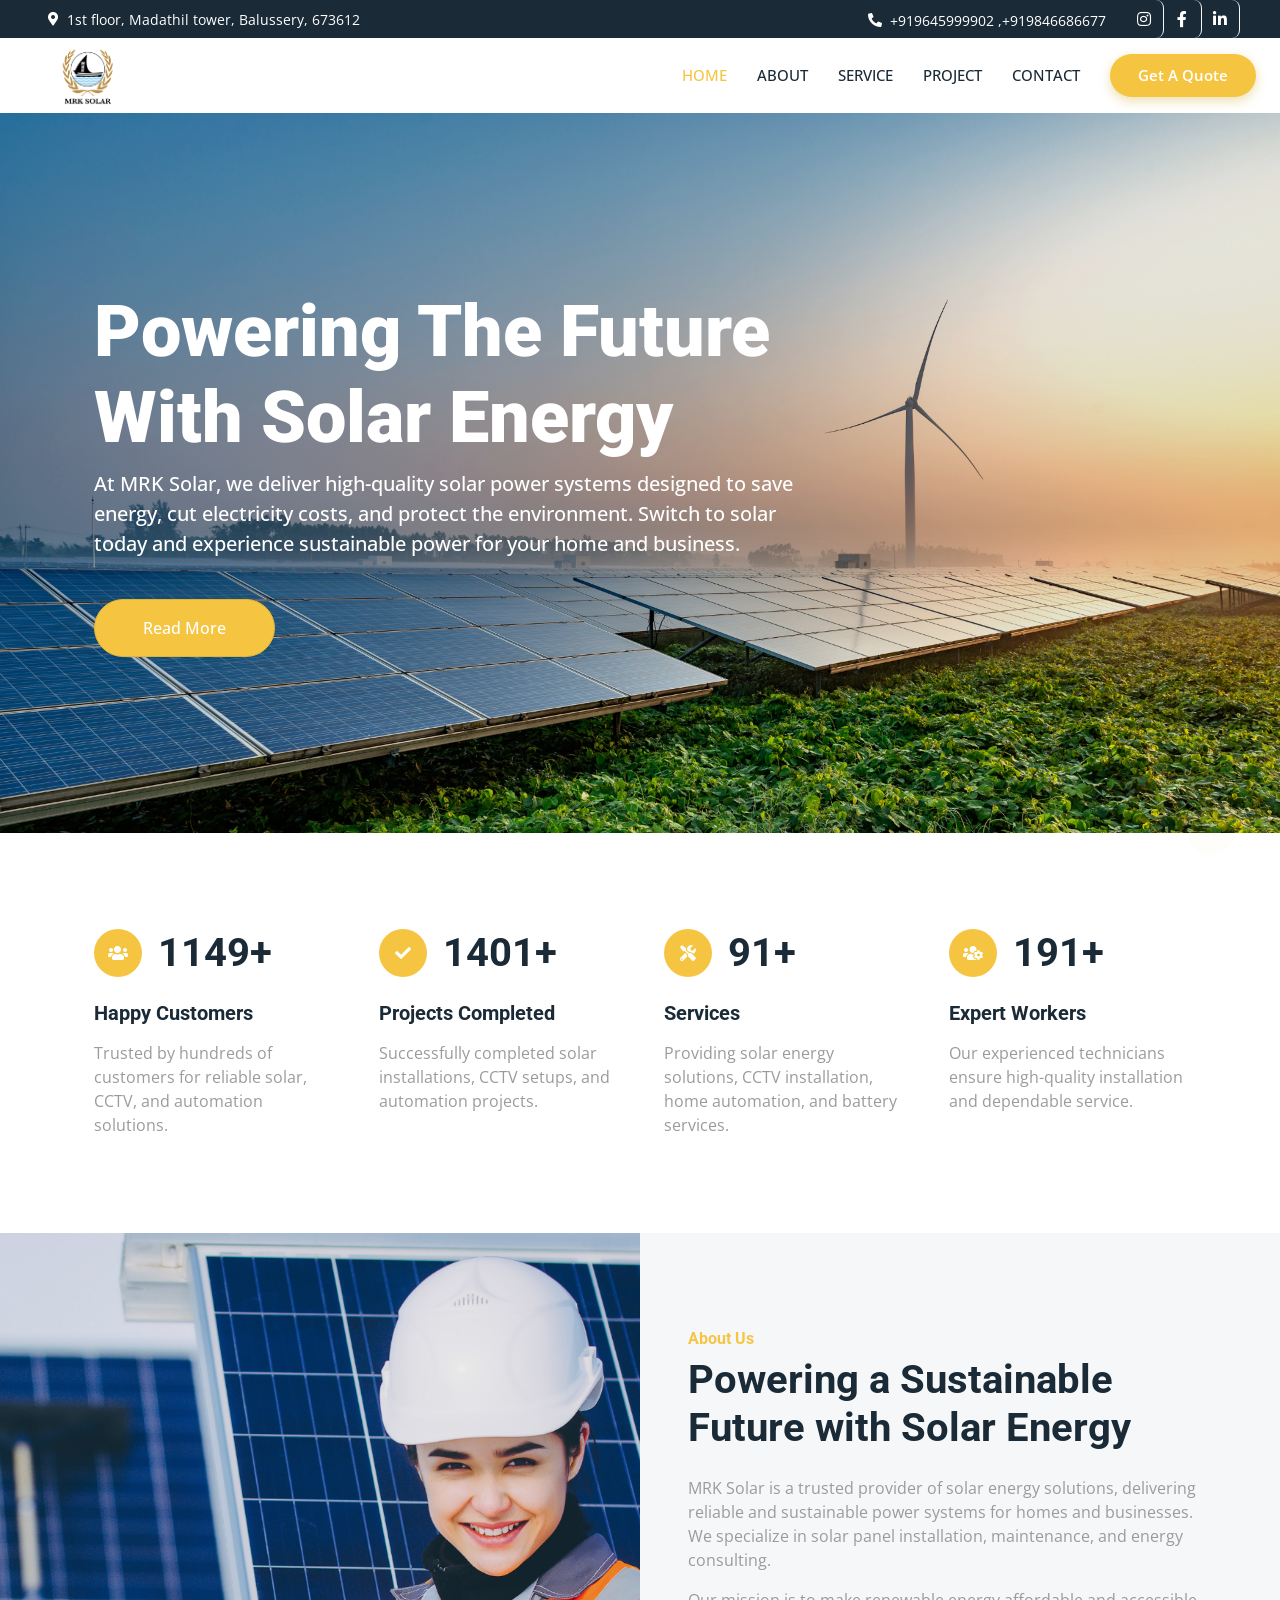
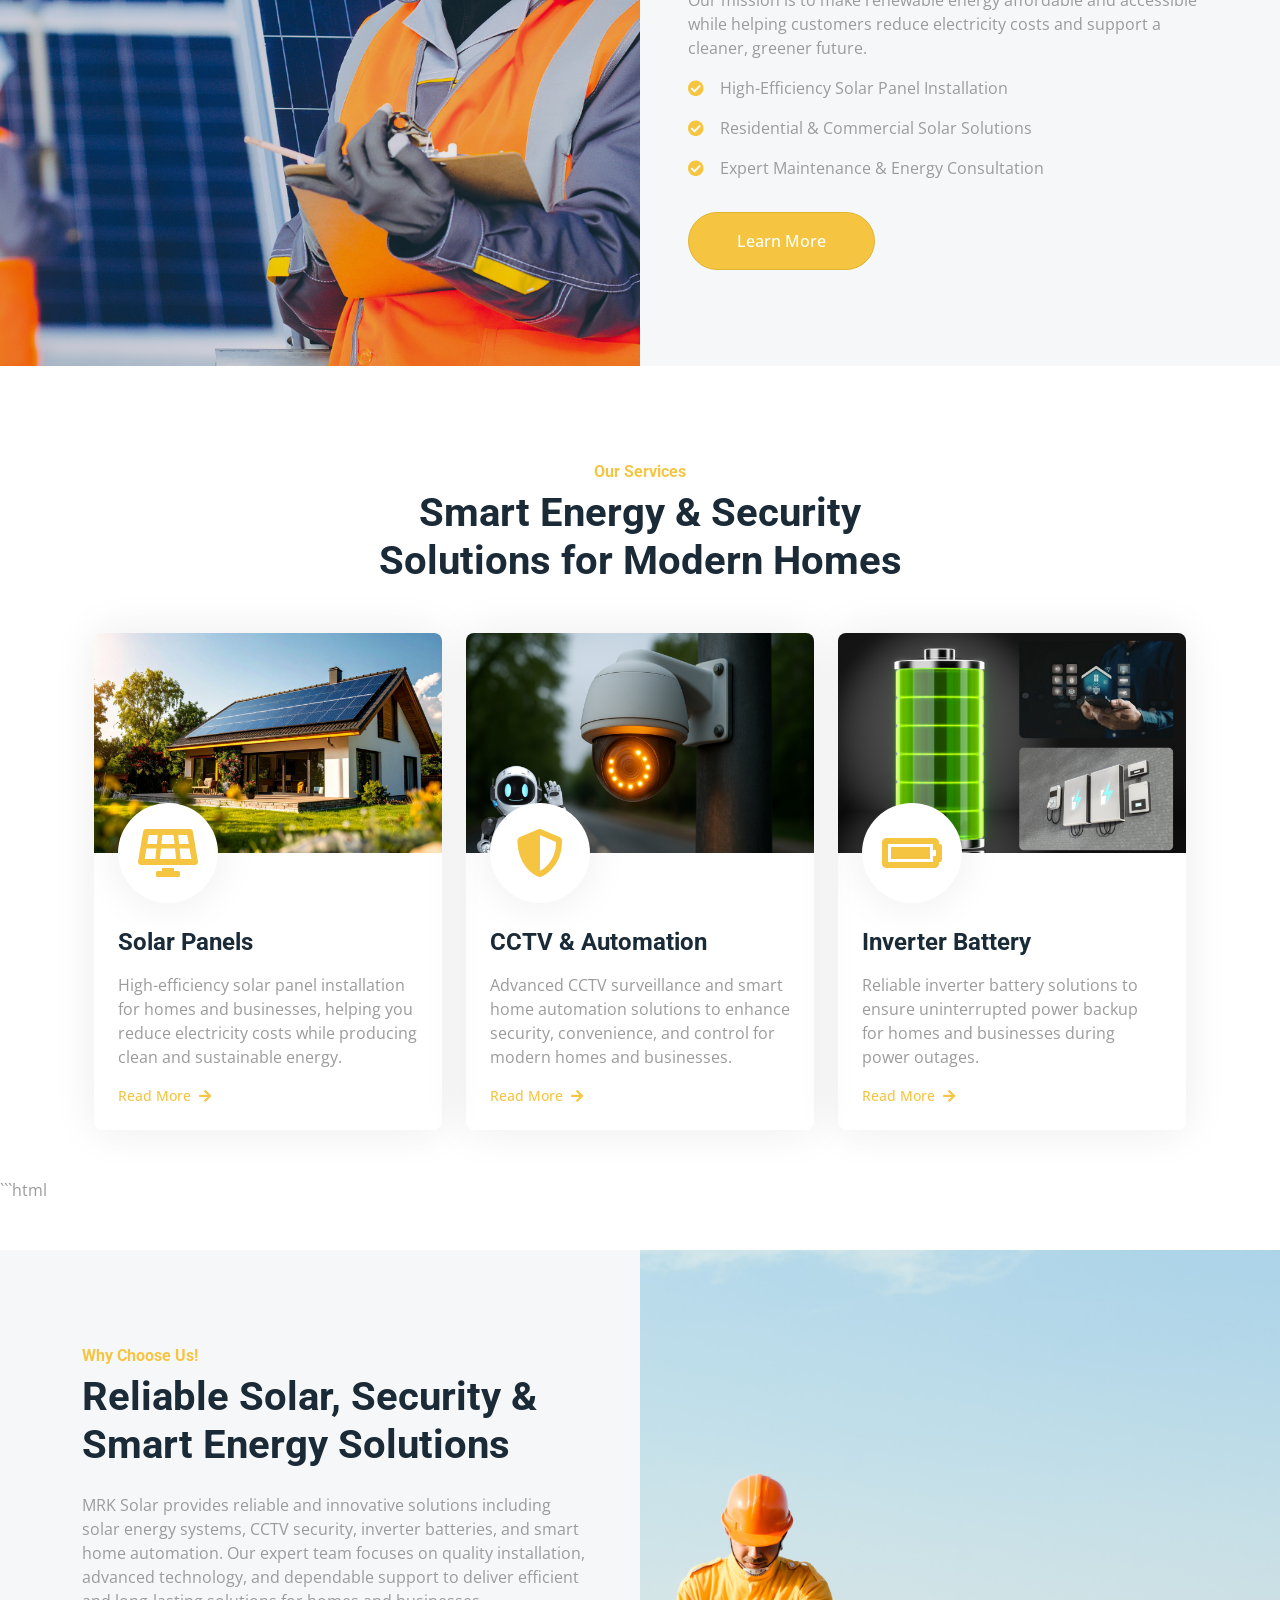
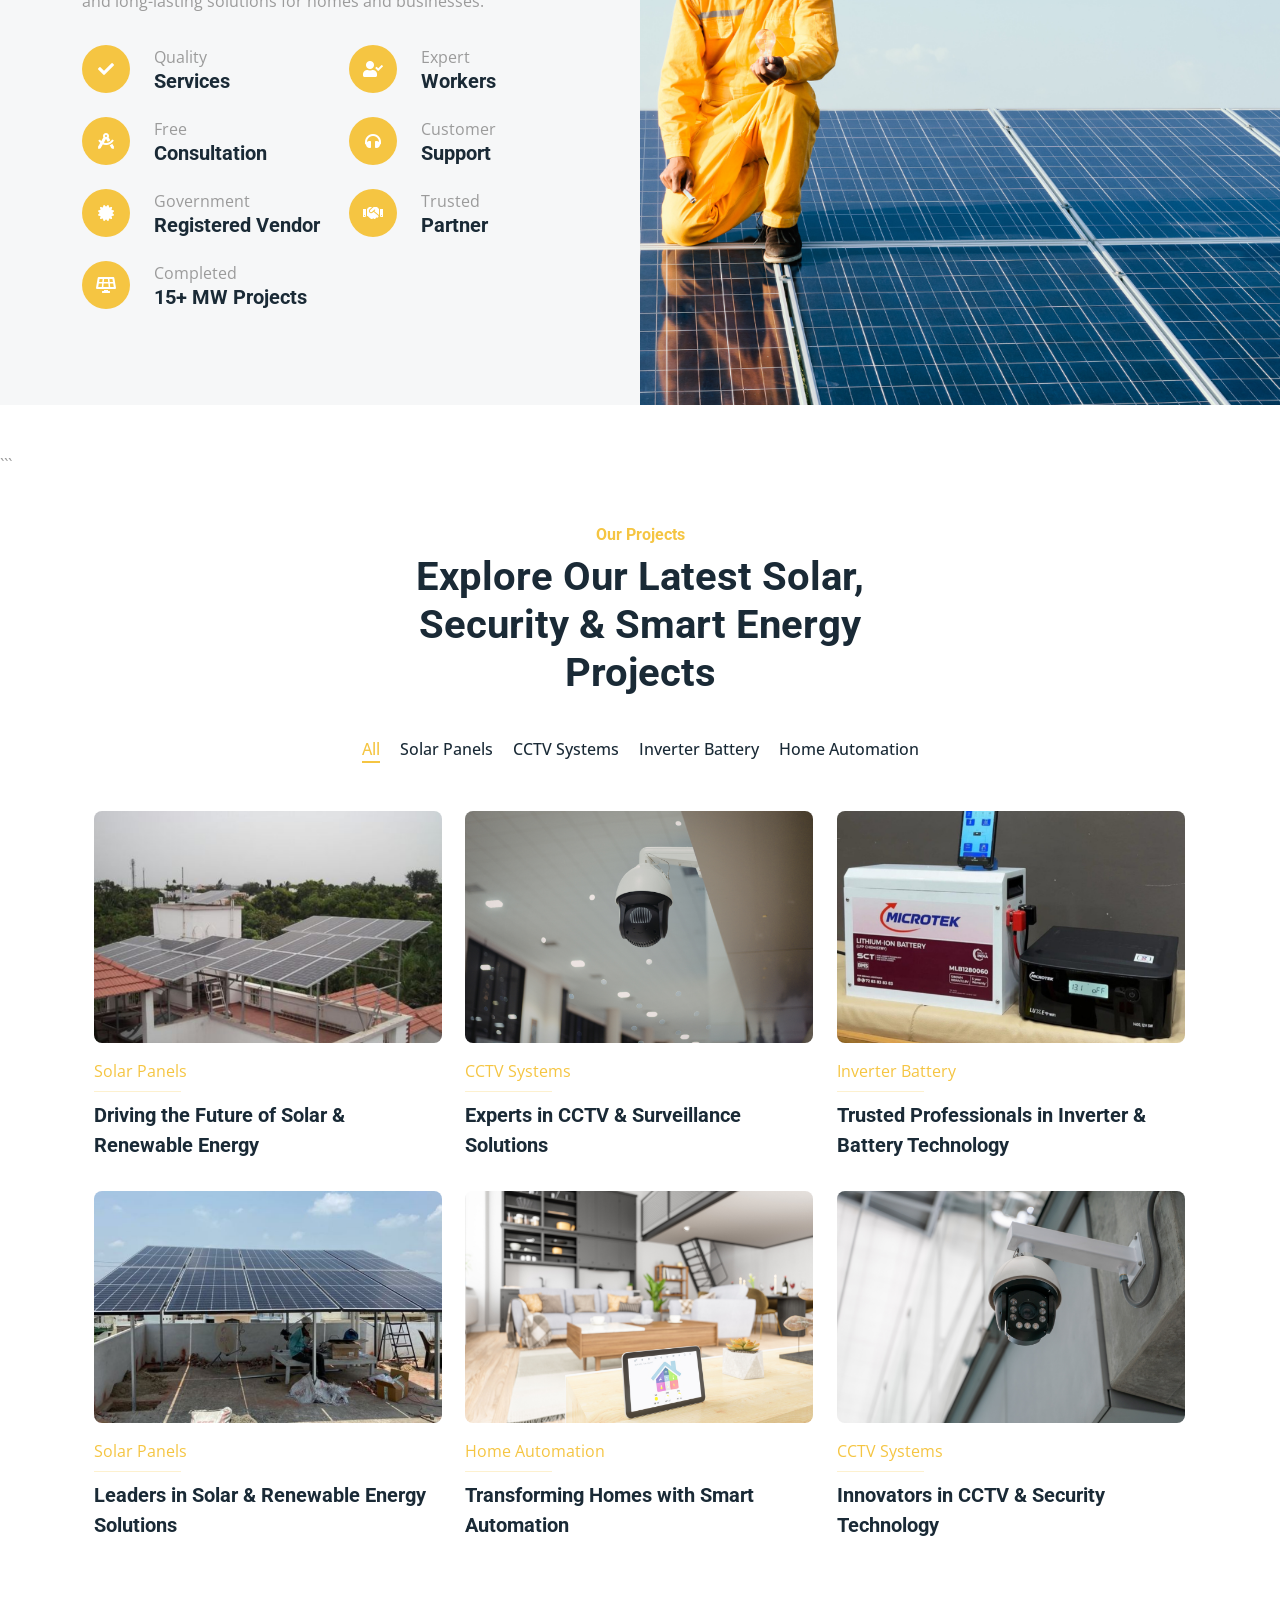
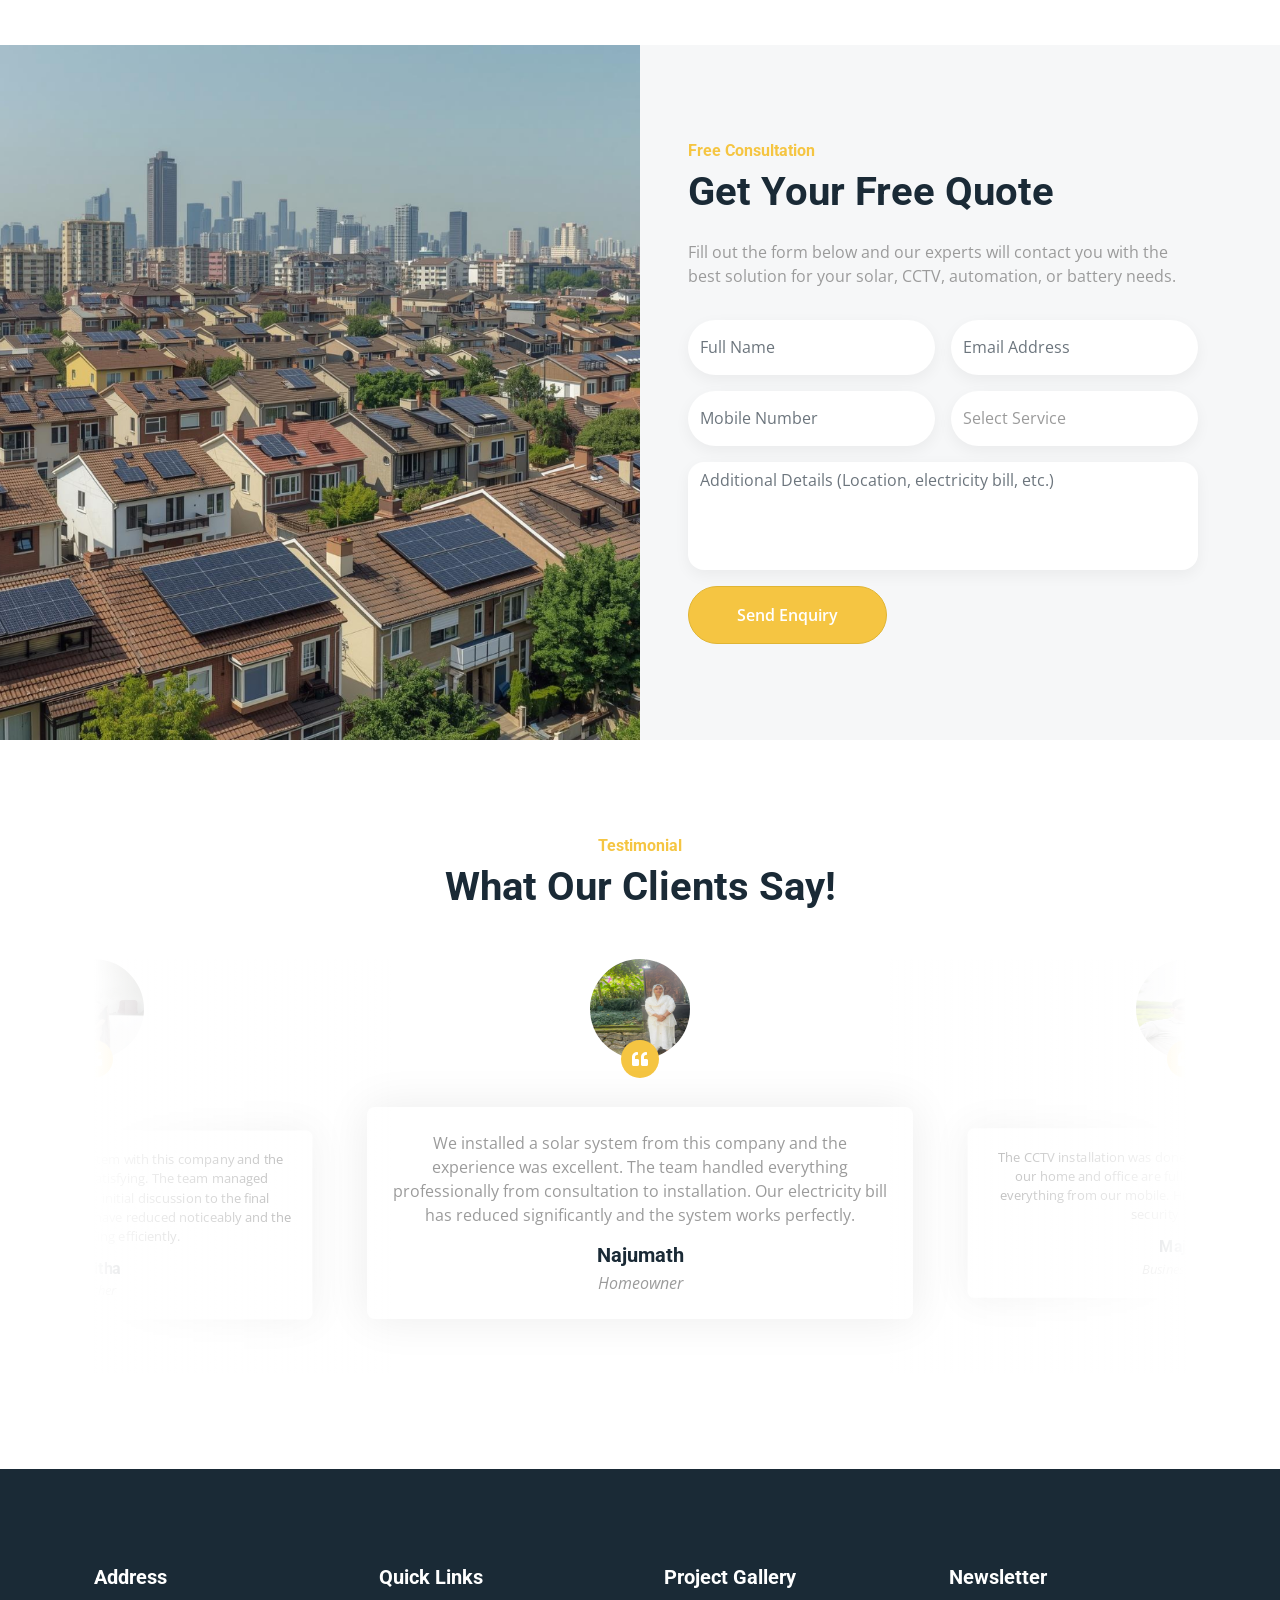
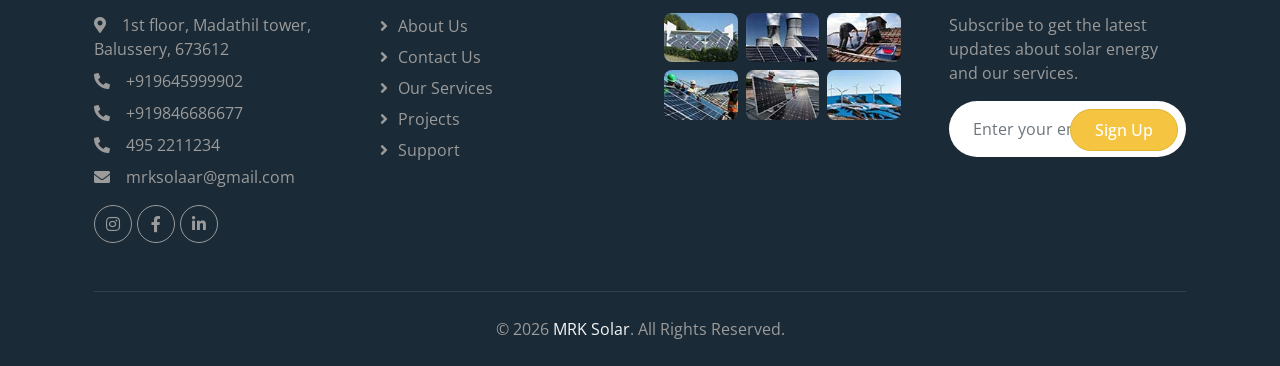
<file: index.html>
<!doctype html>
<html lang="en">
  <head>
    <meta charset="utf-8" />
    <title>
      MRK Solar | Solar Installation, CCTV, Inverter & Home Automation
    </title>

    <meta name="viewport" content="width=device-width, initial-scale=1.0" />

    <!-- SEO Meta Tags -->
    <meta
      name="title"
      content="MRK Solar - Solar Panel Installation, CCTV & Power Solutions"
    />
    <meta
      name="description"
      content="MRK Solar provides professional solar panel installation, CCTV security systems, inverter battery solutions, and home automation services. Reliable energy and security solutions for homes and businesses."
    />
    <meta
      name="keywords"
      content="MRK Solar, Solar Installation, Solar Panel Kerala, CCTV Installation, Home Automation, Inverter Battery, Solar Power Solutions, Solar Company India, Renewable Energy, Security Systems"
    />
    <meta name="author" content="MRK Solar" />

    <!-- Search Engine Indexing -->
    <meta name="robots" content="index, follow" />

    <!-- Open Graph (Facebook / WhatsApp Preview) -->
    <meta
      property="og:title"
      content="MRK Solar | Solar & Security Solutions"
    />
    <meta
      property="og:description"
      content="Professional Solar Installation, CCTV Security Systems, Inverter Battery Solutions and Smart Home Automation."
    />
    <meta
      property="og:image"
      content="https://mrksolaar.com/img/solar-preview.jpg"
    />
    <meta property="og:url" content="https://mrksolaar.com" />
    <meta property="og:type" content="website" />

    <!-- Twitter Card -->
    <meta name="twitter:card" content="summary_large_image" />
    <meta
      name="twitter:title"
      content="MRK Solar | Solar & Security Solutions"
    />
    <meta
      name="twitter:description"
      content="Solar installation, CCTV security, inverter battery solutions and home automation services."
    />
    <meta
      name="twitter:image"
      content="https://mrksolaar.com/img/solar-preview.jpg"
    />

    <!-- Favicon -->
    <link href="img/logo/MRKfavicon.png" rel="icon" />

    <!-- Canonical URL -->
    <link rel="canonical" href="https://mrksolaar.com" />

    <script type="application/ld+json">
      {
        "@context": "https://schema.org",
        "@type": "LocalBusiness",
        "name": "MRK Solar",
        "image": "/img/MRKfavicon.png",
        "url": "https://mrksolaar.com",
        "telephone": "+91 9645999902",
        "address": {
          "@type": "673612",
          "addressCountry": "India"
        },
        "description": "Solar panel installation, CCTV security systems, inverter battery solutions and home automation services."
      }
    </script>
    <!-- Google Web Fonts -->
    <link rel="preconnect" href="https://fonts.googleapis.com" />
    <link rel="preconnect" href="https://fonts.gstatic.com" crossorigin />
    <link
      href="https://fonts.googleapis.com/css2?family=Open+Sans:wght@400;500&family=Roboto:wght@500;700;900&display=swap"
      rel="stylesheet"
    />

    <link
      href="https://cdn.jsdelivr.net/npm/bootstrap@5.3.2/dist/css/bootstrap.min.css"
      rel="stylesheet"
    />
    <link
      rel="stylesheet"
      href="https://cdnjs.cloudflare.com/ajax/libs/font-awesome/6.5.0/css/all.min.css"
    />

    <!-- Icon Font Stylesheet -->
    <link
      href="https://cdnjs.cloudflare.com/ajax/libs/font-awesome/5.10.0/css/all.min.css"
      rel="stylesheet"
    />
    <link
      href="https://cdn.jsdelivr.net/npm/bootstrap-icons@1.4.1/font/bootstrap-icons.css"
      rel="stylesheet"
    />

    <!-- Libraries Stylesheet -->
    <link href="lib/animate/animate.min.css" rel="stylesheet" />
    <link href="lib/owlcarousel/assets/owl.carousel.min.css" rel="stylesheet" />
    <link href="lib/lightbox/css/lightbox.min.css" rel="stylesheet" />

    <!-- Customized Bootstrap Stylesheet -->
    <link href="css/bootstrap.min.css" rel="stylesheet" />

    <!-- Template Stylesheet -->
    <link href="css/style.css" rel="stylesheet" />
  </head>

  <body>
    <!-- Spinner Start -->
    <div
      id="spinner"
      class="show bg-white position-fixed translate-middle w-100 vh-100 top-50 start-50 d-flex align-items-center justify-content-center"
    >
      <div
        class="spinner-border text-primary"
        style="width: 3rem; height: 3rem"
        role="status"
      >
        <span class="sr-only">Loading...</span>
      </div>
    </div>
    <!-- Spinner End -->

    <!-- Topbar Start -->
    <div class="container-fluid topbar-blue p-0">
      <div class="row gx-0 d-none d-lg-flex">
        <div class="col-lg-7 px-5 text-start">
          <div class="h-100 d-inline-flex align-items-center me-4">
            <small class="fa fa-map-marker-alt me-2"></small>
            <small>1st floor, Madathil tower, Balussery, 673612</small>
          </div>
        </div>

        <div class="col-lg-5 px-5 text-end">
          <div class="h-100 d-inline-flex align-items-center me-4">
            <small class="fa fa-phone-alt me-2"></small>
            <small>+919645999902 ,+919846686677</small>
          </div>

          <div class="h-100 d-inline-flex align-items-center mx-n2">
            <a
              class="btn btn-square btn-link border-0 border-end border-light"
              href="#"
              ><i class="fab fa-instagram"></i
            ></a>
            <a
              class="btn btn-square btn-link border-0 border-end border-light"
              href="#"
              ><i class="fab fa-facebook-f"></i
            ></a>
            <a
              class="btn btn-square btn-link border-0 border-end border-light"
              href="#"
              ><i class="fab fa-linkedin-in"></i
            ></a>
          </div>
        </div>
      </div>
    </div>
    <!-- Topbar End -->

    <!-- Navbar Start -->
    <nav class="navbar navbar-expand-lg bg-white navbar-light sticky-top p-0">
      <a
        href="index.html"
        class="navbar-brand d-flex align-items-center px-4 px-lg-5"
      >
        <img
          src="/img/logo/MRK SOLAR logo t-01.png"
          alt="MRK Solar Logo"
          style="height: 80px"
        />
      </a>
      <button
        type="button"
        class="navbar-toggler me-4"
        data-bs-toggle="collapse"
        data-bs-target="#navbarCollapse"
      >
        <span class="navbar-toggler-icon"></span>
      </button>
      <div class="collapse navbar-collapse" id="navbarCollapse">
        <div class="navbar-nav ms-auto p-4 p-lg-0">
          <a href="index.html" class="nav-item nav-link active">Home</a>
          <a href="about.html" class="nav-item nav-link">About</a>
          <a href="service.html" class="nav-item nav-link">Service</a>
          <a href="project.html" class="nav-item nav-link">Project</a>
          <a href="contact.html" class="nav-item nav-link">Contact</a>
        </div>
        <button
          class="gold-btn me-4"
          data-bs-toggle="modal"
          data-bs-target="#quoteModal"
        >
          Get A Quote
        </button>
      </div>
    </nav>
    <!-- Navbar End -->

    <!-- Modal Start -->
    <div class="modal fade" id="quoteModal" tabindex="-1">
      <div class="modal-dialog modal-dialog-centered">
        <div class="modal-content glass-modal text-center">
          <button class="close-btn" data-bs-dismiss="modal">&times;</button>

          <h3 class="mb-3">Contact MRK Solar</h3>

          <p class="mb-4">
            Need information about Solar Panels, CCTV, Home Automation, or
            Inverter Battery services? Connect with us instantly.
          </p>

          <div class="contact-buttons">
            <a
              href="https://wa.me/919645999902?text=Hello%20MRK%20Solar,%20can%20I%20get%20more%20information%20about%20your%20Solar%20Panels,%20CCTV,%20Home%20Automation,%20and%20Inverter%20Battery%20services."
              class="whatsapp-btn"
              target="_blank"
            >
              <i class="fab fa-whatsapp"></i> WhatsApp
            </a>

            <a href="tel:+919645999902" class="call-btn">
              <i class="fa fa-phone"></i> Call Now
            </a>
          </div>
        </div>
      </div>
    </div>
    <!-- Modal End -->

    <!-- Carousel Start -->
    <div class="container-fluid p-0 pb-5 wow fadeIn" data-wow-delay="0.1s">
      <div class="owl-carousel header-carousel position-relative">
        <div class="owl-carousel-item position-relative">
          <img class="img-fluid" src="img/banners/8.png" alt="" />
          <div class="owl-carousel-inner">
            <div class="container">
              <div class="row justify-content-start">
                <div class="col-10 col-lg-8">
                  <h1 class="display-2 text-white animated slideInDown">
                    Powering The Future With Solar Energy
                  </h1>
                  <p class="fs-5 fw-medium text-white mb-4 pb-3">
                    At MRK Solar, we deliver high-quality solar power systems
                    designed to save energy, cut electricity costs, and protect
                    the environment. Switch to solar today and experience
                    sustainable power for your home and business.
                  </p>
                  <a
                    href="/about.html"
                    class="btn btn-primary rounded-pill py-3 px-5 animated slideInLeft"
                    >Read More</a
                  >
                </div>
              </div>
            </div>
          </div>
        </div>

        <div class="owl-carousel-item position-relative">
          <img class="img-fluid" src="img/banners/4.png" alt="" />
          <div class="owl-carousel-inner">
            <div class="container">
              <div class="row justify-content-start">
                <div class="col-10 col-lg-8">
                  <h1 class="display-2 text-white animated slideInDown">
                    Leaders In Solar And Clean Energy
                  </h1>
                  <p class="fs-5 fw-medium text-white mb-4 pb-3">
                    MRK Solar provides reliable and efficient solar energy
                    solutions for homes and businesses. Our advanced solar
                    systems help reduce electricity costs while promoting clean
                    and sustainable power for a better and greener future.
                  </p>
                  <a
                    href="/about.html"
                    class="btn btn-primary rounded-pill py-3 px-5 animated slideInLeft"
                    >Read More</a
                  >
                </div>
              </div>
            </div>
          </div>
        </div>
      </div>
    </div>
    <!-- Carousel End -->

    <!-- Feature Start -->
    <div class="container-xxl py-5">
      <div class="container">
        <div class="row g-5">
          <div class="col-md-6 col-lg-3 wow fadeIn" data-wow-delay="0.1s">
            <div class="d-flex align-items-center mb-4">
              <div class="btn-lg-square bg-primary rounded-circle me-3">
                <i class="fa fa-users text-white"></i>
              </div>
              <h1 class="mb-0"><span data-toggle="counter-up">1256</span>+</h1>
            </div>
            <h5 class="mb-3">Happy Customers</h5>
            <span
              >Trusted by hundreds of customers for reliable solar, CCTV, and
              automation solutions.</span
            >
          </div>

          <div class="col-md-6 col-lg-3 wow fadeIn" data-wow-delay="0.3s">
            <div class="d-flex align-items-center mb-4">
              <div class="btn-lg-square bg-primary rounded-circle me-3">
                <i class="fa fa-check text-white"></i>
              </div>
              <h1 class="mb-0"><span data-toggle="counter-up">1540</span>+</h1>
            </div>
            <h5 class="mb-3">Projects Completed</h5>
            <span
              >Successfully completed solar installations, CCTV setups, and
              automation projects.</span
            >
          </div>

          <div class="col-md-6 col-lg-3 wow fadeIn" data-wow-delay="0.5s">
            <div class="d-flex align-items-center mb-4">
              <div class="btn-lg-square bg-primary rounded-circle me-3">
                <i class="fa fa-tools text-white"></i>
              </div>
              <h1 class="mb-0"><span data-toggle="counter-up">100</span>+</h1>
            </div>
            <h5 class="mb-3">Services</h5>
            <span
              >Providing solar energy solutions, CCTV installation, home
              automation, and battery services.</span
            >
          </div>

          <div class="col-md-6 col-lg-3 wow fadeIn" data-wow-delay="0.7s">
            <div class="d-flex align-items-center mb-4">
              <div class="btn-lg-square bg-primary rounded-circle me-3">
                <i class="fa fa-users-cog text-white"></i>
              </div>
              <h1 class="mb-0"><span data-toggle="counter-up">210</span>+</h1>
            </div>
            <h5 class="mb-3">Expert Workers</h5>
            <span
              >Our experienced technicians ensure high-quality installation and
              dependable service.</span
            >
          </div>
        </div>
      </div>
    </div>
    <!-- Feature End -->

    <!-- About Start -->
    <div class="container-fluid bg-light overflow-hidden my-5 px-lg-0">
      <div class="container about px-lg-0">
        <div class="row g-0 mx-lg-0">
          <div
            class="col-lg-6 ps-lg-0 wow fadeIn"
            data-wow-delay="0.1s"
            style="min-height: 400px"
          >
            <div class="position-relative h-100">
              <img
                class="position-absolute img-fluid w-100 h-100"
                src="img/about.png"
                style="object-fit: cover"
                alt=""
              />
            </div>
          </div>
          <div
            class="col-lg-6 about-text py-5 wow fadeIn"
            data-wow-delay="0.5s"
          >
            <div class="p-lg-5 pe-lg-0">
              <h6 class="text-primary">About Us</h6>

              <h1 class="mb-4">
                Powering a Sustainable Future with Solar Energy
              </h1>

              <p>
                MRK Solar is a trusted provider of solar energy solutions,
                delivering reliable and sustainable power systems for homes and
                businesses. We specialize in solar panel installation,
                maintenance, and energy consulting.
              </p>

              <p>
                Our mission is to make renewable energy affordable and
                accessible while helping customers reduce electricity costs and
                support a cleaner, greener future.
              </p>

              <p>
                <i class="fa fa-check-circle text-primary me-3"></i
                >High-Efficiency Solar Panel Installation
              </p>
              <p>
                <i class="fa fa-check-circle text-primary me-3"></i>Residential
                & Commercial Solar Solutions
              </p>
              <p>
                <i class="fa fa-check-circle text-primary me-3"></i>Expert
                Maintenance & Energy Consultation
              </p>

              <a
                href="/about.html"
                class="btn btn-primary rounded-pill py-3 px-5 mt-3"
              >
                Learn More
              </a>
            </div>
          </div>
        </div>
      </div>
    </div>
    <!-- About End -->

    <!-- Service Start -->
    <div class="container-xxl py-5">
      <div class="container">
        <div
          class="text-center mx-auto mb-5 wow fadeInUp"
          data-wow-delay="0.1s"
          style="max-width: 600px"
        >
          <h6 class="text-primary">Our Services</h6>
          <h1 class="mb-4">
            Smart Energy & Security Solutions for Modern Homes
          </h1>
        </div>
        <div class="row g-4">
          <div class="col-md-6 col-lg-4 wow fadeInUp" data-wow-delay="0.1s">
            <div class="service-item rounded overflow-hidden">
              <img class="img-fluid" src="img/service1.png" alt="" />
              <div class="position-relative p-4 pt-0">
                <div class="service-icon">
                  <i class="fa fa-solar-panel fa-3x"></i>
                </div>
                <h4 class="mb-3">Solar Panels</h4>
                <p>
                  High-efficiency solar panel installation for homes and
                  businesses, helping you reduce electricity costs while
                  producing clean and sustainable energy.
                </p>
                <a class="small fw-medium" href="/service.html"
                  >Read More<i class="fa fa-arrow-right ms-2"></i
                ></a>
              </div>
            </div>
          </div>
          <div class="col-md-6 col-lg-4 wow fadeInUp" data-wow-delay="0.3s">
            <div class="service-item rounded overflow-hidden">
              <img class="img-fluid" src="img/service2.png" alt="" />
              <div class="position-relative p-4 pt-0">
                <div class="service-icon">
                  <i class="fa fa-shield-alt fa-3x"></i>
                </div>
                <h4 class="mb-3">CCTV & Automation</h4>
                <p>
                  Advanced CCTV surveillance and smart home automation solutions
                  to enhance security, convenience, and control for modern homes
                  and businesses.
                </p>
                <a class="small fw-medium" href="/service.html"
                  >Read More<i class="fa fa-arrow-right ms-2"></i
                ></a>
              </div>
            </div>
          </div>

          <div class="col-md-6 col-lg-4 wow fadeInUp" data-wow-delay="0.5s">
            <div class="service-item rounded overflow-hidden">
              <img class="img-fluid" src="img/service3.png" alt="" />
              <div class="position-relative p-4 pt-0">
                <div class="service-icon">
                  <i class="fa fa-battery-full fa-3x"></i>
                </div>
                <h4 class="mb-3">Inverter Battery</h4>
                <p>
                  Reliable inverter battery solutions to ensure uninterrupted
                  power backup for homes and businesses during power outages.
                </p>
                <a class="small fw-medium" href="/service.html"
                  >Read More<i class="fa fa-arrow-right ms-2"></i
                ></a>
              </div>
            </div>
          </div>
        </div>
      </div>
    </div>
    <!-- Service End -->

   ```html
<!-- Feature Start -->
<div class="container-fluid bg-light overflow-hidden my-5 px-lg-0">
  <div class="container feature px-lg-0">
    <div class="row g-0 mx-lg-0">

      <div class="col-lg-6 feature-text py-5 wow fadeIn" data-wow-delay="0.1s">
        <div class="p-lg-5 ps-lg-0">

          <h6 class="text-primary">Why Choose Us!</h6>

          <h1 class="mb-4">
            Reliable Solar, Security & Smart Energy Solutions
          </h1>

          <p class="mb-4 pb-2">
            MRK Solar provides reliable and innovative solutions including
            solar energy systems, CCTV security, inverter batteries, and
            smart home automation. Our expert team focuses on quality
            installation, advanced technology, and dependable support to
            deliver efficient and long-lasting solutions for homes and
            businesses.
          </p>

          <div class="row g-4">

            <div class="col-6">
              <div class="d-flex align-items-center">
                <div class="btn-lg-square bg-primary rounded-circle">
                  <i class="fa fa-check text-white"></i>
                </div>
                <div class="ms-4">
                  <p class="mb-0">Quality</p>
                  <h5 class="mb-0">Services</h5>
                </div>
              </div>
            </div>

            <div class="col-6">
              <div class="d-flex align-items-center">
                <div class="btn-lg-square bg-primary rounded-circle">
                  <i class="fa fa-user-check text-white"></i>
                </div>
                <div class="ms-4">
                  <p class="mb-0">Expert</p>
                  <h5 class="mb-0">Workers</h5>
                </div>
              </div>
            </div>

            <div class="col-6">
              <div class="d-flex align-items-center">
                <div class="btn-lg-square bg-primary rounded-circle">
                  <i class="fa fa-drafting-compass text-white"></i>
                </div>
                <div class="ms-4">
                  <p class="mb-0">Free</p>
                  <h5 class="mb-0">Consultation</h5>
                </div>
              </div>
            </div>

            <div class="col-6">
              <div class="d-flex align-items-center">
                <div class="btn-lg-square bg-primary rounded-circle">
                  <i class="fa fa-headphones text-white"></i>
                </div>
                <div class="ms-4">
                  <p class="mb-0">Customer</p>
                  <h5 class="mb-0">Support</h5>
                </div>
              </div>
            </div>

            <div class="col-6">
              <div class="d-flex align-items-center">
                <div class="btn-lg-square bg-primary rounded-circle">
                  <i class="fa fa-certificate text-white"></i>
                </div>
                <div class="ms-4">
                  <p class="mb-0">Government</p>
                  <h5 class="mb-0">Registered Vendor</h5>
                </div>
              </div>
            </div>

            <div class="col-6">
              <div class="d-flex align-items-center">
                <div class="btn-lg-square bg-primary rounded-circle">
                  <i class="fa fa-handshake text-white"></i>
                </div>
                <div class="ms-4">
                  <p class="mb-0">Trusted</p>
                  <h5 class="mb-0">Partner</h5>
                </div>
              </div>
            </div>

            <div class="col-6">
              <div class="d-flex align-items-center">
                <div class="btn-lg-square bg-primary rounded-circle">
                  <i class="fa fa-solar-panel text-white"></i>
                </div>
                <div class="ms-4">
                  <p class="mb-0">Completed</p>
                  <h5 class="mb-0">15+ MW Projects</h5>
                </div>
              </div>
            </div>

          </div>

        </div>
      </div>

      <div class="col-lg-6 pe-lg-0 wow fadeIn" data-wow-delay="0.5s" style="min-height: 400px">
        <div class="position-relative h-100">
          <img
            class="position-absolute img-fluid w-100 h-100"
            src="img/2.png"
            style="object-fit: cover"
            alt=""
          />
        </div>
      </div>

    </div>
  </div>
</div>
<!-- Feature End -->
```


    <!-- Projects Start -->
    <div class="container-xxl py-5">
      <div class="container">
        <div
          class="text-center mx-auto mb-5 wow fadeInUp"
          data-wow-delay="0.1s"
          style="max-width: 600px"
        >
          <h6 class="text-primary">Our Projects</h6>
          <h1 class="mb-4">
            Explore Our Latest Solar, Security & Smart Energy Projects
          </h1>
        </div>
        <div class="row mt-n2 wow fadeInUp" data-wow-delay="0.3s">
          <div class="col-12 text-center">
            <ul class="list-inline mb-5" id="portfolio-flters">
              <li class="mx-2 active" data-filter="*">All</li>
              <li class="mx-2" data-filter=".solar">Solar Panels</li>
              <li class="mx-2" data-filter=".cctv">CCTV Systems</li>
              <li class="mx-2" data-filter=".battery">Inverter Battery</li>
              <li class="mx-2" data-filter=".automation">Home Automation</li>
            </ul>
          </div>
        </div>
        <div
          class="row g-4 portfolio-container wow fadeInUp"
          data-wow-delay="0.5s"
        >
          <div class="col-lg-4 col-md-6 portfolio-item solar">
            <div class="portfolio-img rounded overflow-hidden">
              <img class="img-fluid" src="img/project-solar1.png" alt="" />
              <div class="portfolio-btn">
                <a
                  class="btn btn-lg-square btn-outline-light rounded-circle mx-1"
                  href="img/project-solar1.png"
                  data-lightbox="portfolio"
                  ><i class="fa fa-eye"></i
                ></a>
              </div>
            </div>
            <div class="pt-3">
              <p class="text-primary mb-0">Solar Panels</p>
              <hr class="text-primary w-25 my-2" />
              <h5 class="lh-base">
                Driving the Future of Solar & Renewable Energy
              </h5>
            </div>
          </div>
          <div class="col-lg-4 col-md-6 portfolio-item cctv">
            <div class="portfolio-img rounded overflow-hidden">
              <img class="img-fluid" src="img/project-cctv1.png" alt="" />
              <div class="portfolio-btn">
                <a
                  class="btn btn-lg-square btn-outline-light rounded-circle mx-1"
                  href="img/project-cctv1.png"
                  data-lightbox="portfolio"
                  ><i class="fa fa-eye"></i
                ></a>
              </div>
            </div>
            <div class="pt-3">
              <p class="text-primary mb-0">CCTV Systems</p>
              <hr class="text-primary w-25 my-2" />
              <h5 class="lh-base">Experts in CCTV & Surveillance Solutions</h5>
            </div>
          </div>
          <div class="col-lg-4 col-md-6 portfolio-item battery">
            <div class="portfolio-img rounded overflow-hidden">
              <img class="img-fluid" src="img/project-battery.png" alt="" />
              <div class="portfolio-btn">
                <a
                  class="btn btn-lg-square btn-outline-light rounded-circle mx-1"
                  href="img/project-battery.png"
                  data-lightbox="portfolio"
                  ><i class="fa fa-eye"></i
                ></a>
              </div>
            </div>
            <div class="pt-3">
              <p class="text-primary mb-0">Inverter Battery</p>
              <hr class="text-primary w-25 my-2" />
              <h5 class="lh-base">
                Trusted Professionals in Inverter & Battery Technology
              </h5>
            </div>
          </div>
          <div class="col-lg-4 col-md-6 portfolio-item solar">
            <div class="portfolio-img rounded overflow-hidden">
              <img class="img-fluid" src="img/project-solar2.png" alt="" />
              <div class="portfolio-btn">
                <a
                  class="btn btn-lg-square btn-outline-light rounded-circle mx-1"
                  href="img/project-solar2.png"
                  data-lightbox="portfolio"
                  ><i class="fa fa-eye"></i
                ></a>
              </div>
            </div>
            <div class="pt-3">
              <p class="text-primary mb-0">Solar Panels</p>
              <hr class="text-primary w-25 my-2" />
              <h5 class="lh-base">
                Leaders in Solar & Renewable Energy Solutions
              </h5>
            </div>
          </div>
          <div class="col-lg-4 col-md-6 portfolio-item automation">
            <div class="portfolio-img rounded overflow-hidden">
              <img class="img-fluid" src="img/project-automation.png" alt="" />
              <div class="portfolio-btn">
                <a
                  class="btn btn-lg-square btn-outline-light rounded-circle mx-1"
                  href="img/project-automation.png"
                  data-lightbox="portfolio"
                  ><i class="fa fa-eye"></i
                ></a>
              </div>
            </div>
            <div class="pt-3">
              <p class="text-primary mb-0">Home Automation</p>
              <hr class="text-primary w-25 my-2" />
              <h5 class="lh-base">Transforming Homes with Smart Automation</h5>
            </div>
          </div>
          <div class="col-lg-4 col-md-6 portfolio-item cctv">
            <div class="portfolio-img rounded overflow-hidden">
              <img class="img-fluid" src="img/project-cctv2.png" alt="" />
              <div class="portfolio-btn">
                <a
                  class="btn btn-lg-square btn-outline-light rounded-circle mx-1"
                  href="img/project-cctv2.png"
                  data-lightbox="portfolio"
                  ><i class="fa fa-eye"></i
                ></a>
              </div>
            </div>
            <div class="pt-3">
              <p class="text-primary mb-0">CCTV Systems</p>
              <hr class="text-primary w-25 my-2" />
              <h5 class="lh-base">Innovators in CCTV & Security Technology</h5>
            </div>
          </div>
        </div>
      </div>
    </div>
    <!-- Projects End -->

    <!-- Quote Start -->
    <div class="container-fluid bg-light overflow-hidden my-5 px-lg-0">
      <div class="container quote px-lg-0">
        <div class="row g-0 mx-lg-0">
          <!-- Image Section -->
          <div
            class="col-lg-6 ps-lg-0 wow fadeIn"
            data-wow-delay="0.1s"
            style="min-height: 400px"
          >
            <div class="position-relative h-100">
              <img
                src="img/sol2.png"
                class="position-absolute img-fluid w-100 h-100"
                style="object-fit: cover"
                alt="Solar Installation"
              />
            </div>
          </div>

          <!-- Form Section -->
          <div
            class="col-lg-6 quote-text py-5 wow fadeIn"
            data-wow-delay="0.5s"
          >
            <div class="p-lg-5 pe-lg-0">
              <h6 class="text-primary">Free Consultation</h6>
              <h1 class="mb-4">Get Your Free Quote</h1>

              <p class="mb-4 pb-2">
                Fill out the form below and our experts will contact you with
                the best solution for your solar, CCTV, automation, or battery
                needs.
              </p>

              <form id="quoteForm">
                <div class="row g-3">
                  <!-- Name -->
                  <div class="col-12 col-sm-6">
                    <input
                      type="text"
                      name="name"
                      class="form-control border-0 rounded-pill"
                      placeholder="Full Name"
                      required
                      style="height: 55px"
                    />
                  </div>

                  <!-- Email -->
                  <div class="col-12 col-sm-6">
                    <input
                      type="email"
                      name="email"
                      class="form-control border-0 rounded-pill"
                      placeholder="Email Address"
                      required
                      style="height: 55px"
                    />
                  </div>

                  <!-- Phone -->
                  <div class="col-12 col-sm-6">
                    <input
                      type="tel"
                      name="phone"
                      class="form-control border-0 rounded-pill"
                      placeholder="Mobile Number"
                      required
                      style="height: 55px"
                    />
                  </div>

                  <!-- Service -->
                  <div class="col-12 col-sm-6">
                    <select
                      name="service"
                      class="form-select border-0 rounded-pill"
                      required
                      style="height: 55px"
                    >
                      <option value="">Select Service</option>

                      <option disabled>— Solar Services —</option>
                      <option>Residential Solar Installation</option>
                      <option>Commercial Solar Installation</option>
                      <option>Solar Maintenance</option>
                      <option>Solar Consultation</option>
                      <option>Solar Inverter & Battery</option>

                      <option disabled>— Security Services —</option>
                      <option>CCTV Installation</option>
                      <option>CCTV Maintenance</option>

                      <option disabled>— Smart Home —</option>
                      <option>Home Automation</option>

                      <option disabled>— Power Backup —</option>
                      <option>Battery Services</option>
                    </select>
                  </div>

                  <!-- Message -->
                  <div class="col-12">
                    <textarea
                      name="message"
                      class="form-control border-0 rounded-4"
                      placeholder="Additional Details (Location, electricity bill, etc.)"
                      rows="4"
                    ></textarea>
                  </div>

                  <!-- Submit -->
                  <div class="col-12">
                    <button
                      type="button"
                      onclick="sendWhatsApp()"
                      class="btn btn-primary rounded-pill py-3 px-5"
                    >
                      Send Enquiry
                    </button>
                  </div>
                </div>
              </form>
            </div>
          </div>
        </div>
      </div>
    </div>
    <!-- Quote End -->
    <script>
      function sendWhatsApp() {
        var name = document.querySelector('input[name="name"]').value;
        var email = document.querySelector('input[name="email"]').value;
        var phone = document.querySelector('input[name="phone"]').value;
        var service = document.querySelector('select[name="service"]').value;
        var message = document.querySelector('textarea[name="message"]').value;

        var whatsappNumber = "919645999902";

        var url =
          "https://wa.me/" +
          whatsappNumber +
          "?text=" +
          "New Enquiry%0A%0A" +
          "*Name:* " +
          name +
          "%0A" +
          "*Email:* " +
          email +
          "%0A" +
          "*Phone:* " +
          phone +
          "%0A" +
          "*Service:* " +
          service +
          "%0A" +
          "*Message:* " +
          message;

        window.open(url, "_blank");
      }
    </script>

    <!-- Team Start -->
    <!-- <div class="container-xxl py-5">
      <div class="container">
        <div
          class="text-center mx-auto mb-5 wow fadeInUp"
          data-wow-delay="0.1s"
          style="max-width: 600px"
        >
          <h6 class="text-primary">Team Member</h6>
          <h1 class="mb-4">Experienced Team Members</h1>
        </div>
        <div class="row g-4">
          <div class="col-lg-4 col-md-6 wow fadeInUp" data-wow-delay="0.1s">
            <div class="team-item rounded overflow-hidden">
              <div class="d-flex">
                <img class="img-fluid w-75" src="img/team-1.jpg" alt="" />
                <div class="team-social w-25">
                  <a
                    class="btn btn-lg-square btn-outline-primary rounded-circle mt-3"
                    href=""
                    ><i class="fab fa-facebook-f"></i
                  ></a>
                  <a
                    class="btn btn-lg-square btn-outline-primary rounded-circle mt-3"
                    href=""
                    ><i class="fab fa-twitter"></i
                  ></a>
                  <a
                    class="btn btn-lg-square btn-outline-primary rounded-circle mt-3"
                    href=""
                    ><i class="fab fa-instagram"></i
                  ></a>
                </div>
              </div>
              <div class="p-4">
                <h5>Full Name</h5>
                <span>Designation</span>
              </div>
            </div>
          </div>
          <div class="col-lg-4 col-md-6 wow fadeInUp" data-wow-delay="0.3s">
            <div class="team-item rounded overflow-hidden">
              <div class="d-flex">
                <img class="img-fluid w-75" src="img/team-2.jpg" alt="" />
                <div class="team-social w-25">
                  <a
                    class="btn btn-lg-square btn-outline-primary rounded-circle mt-3"
                    href=""
                    ><i class="fab fa-facebook-f"></i
                  ></a>
                  <a
                    class="btn btn-lg-square btn-outline-primary rounded-circle mt-3"
                    href=""
                    ><i class="fab fa-twitter"></i
                  ></a>
                  <a
                    class="btn btn-lg-square btn-outline-primary rounded-circle mt-3"
                    href=""
                    ><i class="fab fa-instagram"></i
                  ></a>
                </div>
              </div>
              <div class="p-4">
                <h5>Full Name</h5>
                <span>Designation</span>
              </div>
            </div>
          </div>
          <div class="col-lg-4 col-md-6 wow fadeInUp" data-wow-delay="0.5s">
            <div class="team-item rounded overflow-hidden">
              <div class="d-flex">
                <img class="img-fluid w-75" src="img/team-3.jpg" alt="" />
                <div class="team-social w-25">
                  <a
                    class="btn btn-lg-square btn-outline-primary rounded-circle mt-3"
                    href=""
                    ><i class="fab fa-facebook-f"></i
                  ></a>
                  <a
                    class="btn btn-lg-square btn-outline-primary rounded-circle mt-3"
                    href=""
                    ><i class="fab fa-twitter"></i
                  ></a>
                  <a
                    class="btn btn-lg-square btn-outline-primary rounded-circle mt-3"
                    href=""
                    ><i class="fab fa-instagram"></i
                  ></a>
                </div>
              </div>
              <div class="p-4">
                <h5>Full Name</h5>
                <span>Designation</span>
              </div>
            </div>
          </div>
        </div>
      </div>
    </div> -->
    <!-- Team End -->

    <!-- Testimonial Start -->
    <div class="container-xxl py-5">
      <div class="container">
        <div
          class="text-center mx-auto mb-5 wow fadeInUp"
          data-wow-delay="0.1s"
          style="max-width: 600px"
        >
          <h6 class="text-primary">Testimonial</h6>
          <h1 class="mb-4">What Our Clients Say!</h1>
        </div>
        <div
          class="owl-carousel testimonial-carousel wow fadeInUp"
          data-wow-delay="0.1s"
        >
          <div class="testimonial-item text-center">
            <div class="testimonial-img position-relative">
              <img
                class="img-fluid rounded-circle mx-auto mb-5"
                src="img/najumath.jpeg"
              />
              <div class="btn-square bg-primary rounded-circle">
                <i class="fa fa-quote-left text-white"></i>
              </div>
            </div>
            <div class="testimonial-text text-center rounded p-4">
              <p>
                We installed a solar system from this company and the experience
                was excellent. The team handled everything professionally from
                consultation to installation. Our electricity bill has reduced
                significantly and the system works perfectly.
              </p>
              <h5 class="mb-1">Najumath</h5>
              <span class="fst-italic">Homeowner</span>
            </div>
          </div>
          <div class="testimonial-item text-center">
            <div class="testimonial-img position-relative">
              <img
                class="img-fluid rounded-circle mx-auto mb-5"
                src="img/majeed.jpeg"
              />
              <div class="btn-square bg-primary rounded-circle">
                <i class="fa fa-quote-left text-white"></i>
              </div>
            </div>
            <div class="testimonial-text text-center rounded p-4">
              <p>
                The CCTV installation was done neatly and professionally. Now
                our home and office are fully secure and we can monitor
                everything from our mobile. Highly recommended for reliable
                security solutions.
              </p>
              <h5 class="mb-1">Majeed</h5>
              <span class="fst-italic">Business Owner</span>
            </div>
          </div>
          <div class="testimonial-item text-center">
            <div class="testimonial-img position-relative">
              <img
                class="img-fluid rounded-circle mx-auto mb-5"
                src="/img//sujeesh.jpeg"
              />
              <div class="btn-square bg-primary rounded-circle">
                <i class="fa fa-quote-left text-white"></i>
              </div>
            </div>
            <div class="testimonial-text text-center rounded p-4">
              <p>
                We purchased an inverter and battery system and it has been
                working flawlessly. Power backup is smooth and the installation
                team provided great support. A perfect solution for frequent
                power cuts.
              </p>
              <h5 class="mb-1">Sujeesh</h5>
              <span class="fst-italic">Engineer</span>
            </div>
          </div>

          <div class="testimonial-item text-center">
            <div class="testimonial-img position-relative">
              <img
                class="img-fluid rounded-circle mx-auto mb-5"
                src="img/sanitha.jpeg"
              />
              <div class="btn-square bg-primary rounded-circle">
                <i class="fa fa-quote-left text-white"></i>
              </div>
            </div>
            <div class="testimonial-text text-center rounded p-4">
              <p>
                We recently installed a solar system with this company and the
                overall experience was very satisfying. The team managed
                everything smoothly from the initial discussion to the final
                installation. Our electricity costs have reduced noticeably and
                the system is running efficiently.
              </p>
              <h5 class="mb-1">Sanitha</h5>
              <span class="fst-italic">Teacher</span>
            </div>
          </div>
        </div>
      </div>
    </div>
    <!-- Testimonial End -->

    <!-- Footer Start -->
    <div
      class="container-fluid bg-dark text-body footer mt-5 pt-5 wow fadeIn"
      data-wow-delay="0.1s"
    >
      <div class="container py-5">
        <div class="row g-5">
          <div class="col-lg-3 col-md-6">
            <h5 class="text-white mb-4">Address</h5>
            <p class="mb-2">
              <i class="fa fa-map-marker-alt me-3"></i>1st floor, Madathil
              tower, Balussery, 673612
            </p>
            <p class="mb-2">
              <i class="fa fa-phone-alt me-3"></i>+919645999902
            </p>
            <p class="mb-2">
              <i class="fa fa-phone-alt me-3"></i>+919846686677
            </p>
            <p class="mb-2"><i class="fa fa-phone-alt me-3"></i>495 2211234</p>
            <p class="mb-2">
              <i class="fa fa-envelope me-3"></i>mrksolaar@gmail.com
            </p>
            <div class="d-flex pt-2">
              <a class="btn btn-square btn-outline-light btn-social" href=""
                ><i class="fab fa-instagram"></i
              ></a>
              <a class="btn btn-square btn-outline-light btn-social" href=""
                ><i class="fab fa-facebook-f"></i
              ></a>

              <a class="btn btn-square btn-outline-light btn-social" href=""
                ><i class="fab fa-linkedin-in"></i
              ></a>
            </div>
          </div>
          <div class="col-lg-3 col-md-6">
            <h5 class="text-white mb-4">Quick Links</h5>
            <a class="btn btn-link" href="">About Us</a>
            <a class="btn btn-link" href="">Contact Us</a>
            <a class="btn btn-link" href="">Our Services</a>
            <a class="btn btn-link" href="">Projects</a>
            <a class="btn btn-link" href="">Support</a>
          </div>
          <div class="col-lg-3 col-md-6">
            <h5 class="text-white mb-4">Project Gallery</h5>
            <div class="row g-2">
              <div class="col-4">
                <img class="img-fluid rounded" src="img/gallery-1.jpg" alt="" />
              </div>
              <div class="col-4">
                <img class="img-fluid rounded" src="img/gallery-2.jpg" alt="" />
              </div>
              <div class="col-4">
                <img class="img-fluid rounded" src="img/gallery-3.jpg" alt="" />
              </div>
              <div class="col-4">
                <img class="img-fluid rounded" src="img/gallery-4.jpg" alt="" />
              </div>
              <div class="col-4">
                <img class="img-fluid rounded" src="img/gallery-5.jpg" alt="" />
              </div>
              <div class="col-4">
                <img class="img-fluid rounded" src="img/gallery-6.jpg" alt="" />
              </div>
            </div>
          </div>
          <div class="col-lg-3 col-md-6">
            <h5 class="text-white mb-4">Newsletter</h5>
            <p>
              Subscribe to get the latest updates about solar energy and our
              services.
            </p>
            <div class="position-relative mx-auto" style="max-width: 400px">
              <input
                class="form-control border-0 w-100 py-3 ps-4 pe-5 rounded-pill"
                type="email"
                placeholder="Enter your email"
              />

              <button
                type="button"
                class="btn btn-primary py-2 px-4 position-absolute top-0 end-0 mt-2 me-2 rounded-pill"
              >
                Sign Up
              </button>
            </div>
          </div>
        </div>
      </div>
      <div class="container">
        <div class="copyright">
          <div class="row justify-content-center">
            <div class="col-md-6 text-center">
              &copy; 2026 <a href="#">MRK Solar</a>. All Rights Reserved.
            </div>
          </div>
        </div>
      </div>
    </div>
    <!-- Footer End -->

    <!-- Back to Top -->
    <a
      href="#"
      class="btn btn-lg btn-primary btn-lg-square rounded-circle back-to-top"
      ><i class="bi bi-arrow-up"></i
    ></a>

    <!-- JavaScript Libraries -->
    <script src="https://cdn.jsdelivr.net/npm/bootstrap@5.3.2/dist/js/bootstrap.bundle.min.js"></script>
    <script src="https://code.jquery.com/jquery-3.4.1.min.js"></script>
    <script src="https://cdn.jsdelivr.net/npm/bootstrap@5.0.0/dist/js/bootstrap.bundle.min.js"></script>
    <script src="lib/wow/wow.min.js"></script>
    <script src="lib/easing/easing.min.js"></script>
    <script src="lib/waypoints/waypoints.min.js"></script>
    <script src="lib/counterup/counterup.min.js"></script>
    <script src="lib/owlcarousel/owl.carousel.min.js"></script>
    <script src="lib/isotope/isotope.pkgd.min.js"></script>
    <script src="lib/lightbox/js/lightbox.min.js"></script>

    <!-- Template Javascript -->
    <script src="js/main.js"></script>
  </body>
</html>
</file>
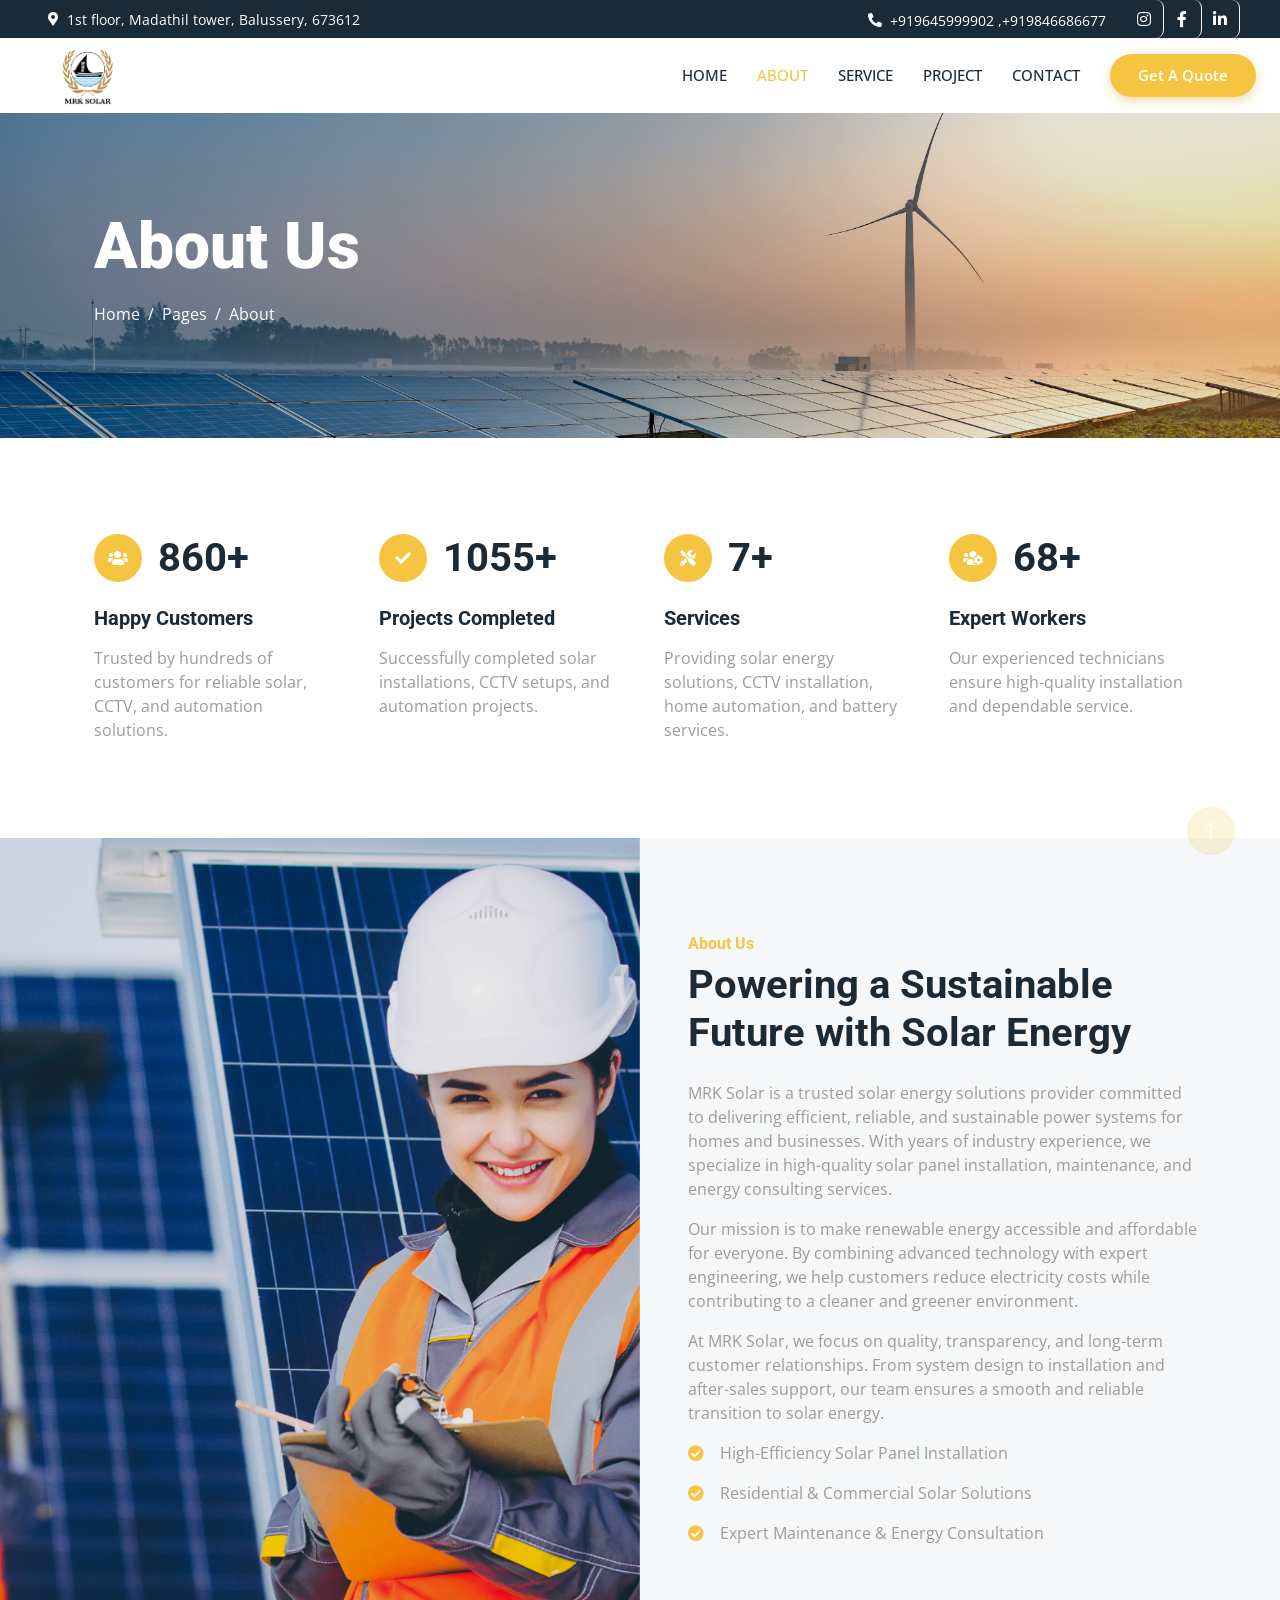
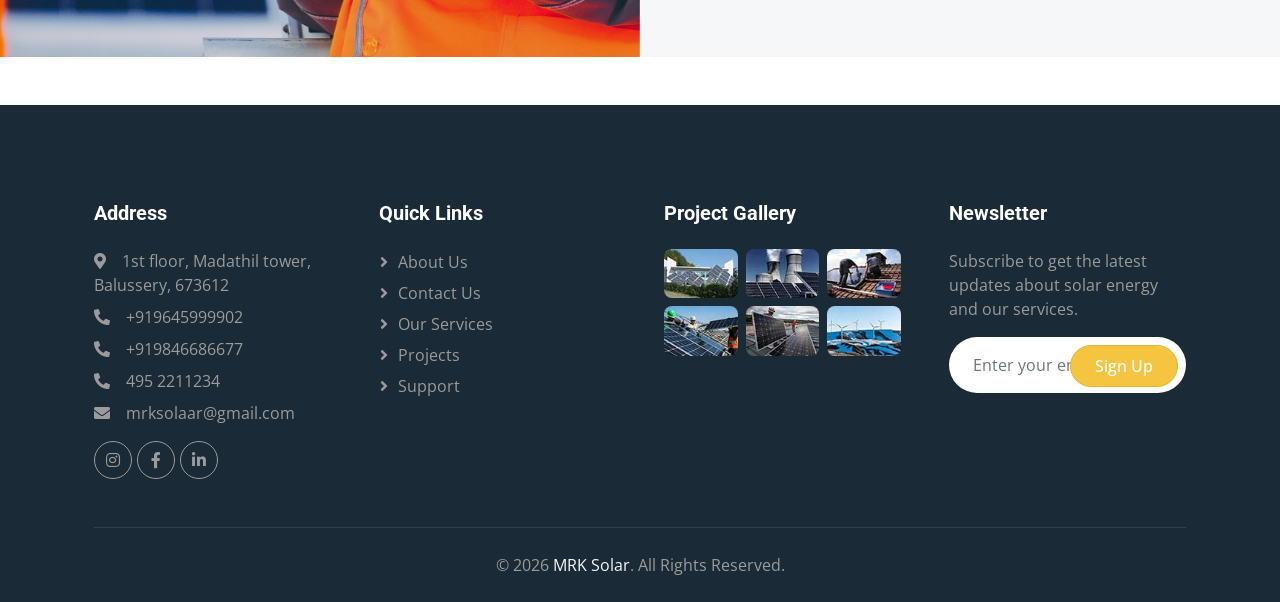
<file: about.html>
<!doctype html>
<html lang="en">
  <head>
    <meta charset="utf-8" />
    <title>MRK Solar</title>
    <meta content="width=device-width, initial-scale=1.0" name="viewport" />
    <meta content="" name="keywords" />
    <meta content="" name="description" />

    <!-- Favicon -->
    <link href="img/logo/MRKfavicon.png" rel="icon" />

    <!-- Google Web Fonts -->
    <link rel="preconnect" href="https://fonts.googleapis.com" />
    <link rel="preconnect" href="https://fonts.gstatic.com" crossorigin />
    <link
      href="https://fonts.googleapis.com/css2?family=Open+Sans:wght@400;500&family=Roboto:wght@500;700;900&display=swap"
      rel="stylesheet"
    />

    <link href="https://cdn.jsdelivr.net/npm/bootstrap@5.3.2/dist/css/bootstrap.min.css" rel="stylesheet">
<link rel="stylesheet" href="https://cdnjs.cloudflare.com/ajax/libs/font-awesome/6.5.0/css/all.min.css">


    <!-- Icon Font Stylesheet -->
    <link
      href="https://cdnjs.cloudflare.com/ajax/libs/font-awesome/5.10.0/css/all.min.css"
      rel="stylesheet"
    />
    <link
      href="https://cdn.jsdelivr.net/npm/bootstrap-icons@1.4.1/font/bootstrap-icons.css"
      rel="stylesheet"
    />

    <!-- Libraries Stylesheet -->
    <link href="lib/animate/animate.min.css" rel="stylesheet" />
    <link href="lib/owlcarousel/assets/owl.carousel.min.css" rel="stylesheet" />
    <link href="lib/lightbox/css/lightbox.min.css" rel="stylesheet" />

    <!-- Customized Bootstrap Stylesheet -->
    <link href="css/bootstrap.min.css" rel="stylesheet" />

    <!-- Template Stylesheet -->
    <link href="css/style.css" rel="stylesheet" />
  </head>

  <body>
    <!-- Spinner Start -->
    <div
      id="spinner"
      class="show bg-white position-fixed translate-middle w-100 vh-100 top-50 start-50 d-flex align-items-center justify-content-center"
    >
      <div
        class="spinner-border text-primary"
        style="width: 3rem; height: 3rem"
        role="status"
      >
        <span class="sr-only">Loading...</span>
      </div>
    </div>
    <!-- Spinner End -->

    <!-- Topbar Start -->
    <div class="container-fluid topbar-blue p-0">
      <div class="row gx-0 d-none d-lg-flex">
        <div class="col-lg-7 px-5 text-start">
          <div class="h-100 d-inline-flex align-items-center me-4">
            <small class="fa fa-map-marker-alt me-2"></small>
            <small>1st floor, Madathil tower, Balussery, 673612</small>
          </div>
        </div>

        <div class="col-lg-5 px-5 text-end">
          <div class="h-100 d-inline-flex align-items-center me-4">
            <small class="fa fa-phone-alt me-2"></small>
            <small>+919645999902 ,+919846686677</small>
          </div>

          <div class="h-100 d-inline-flex align-items-center mx-n2">
            <a
              class="btn btn-square btn-link border-0 border-end border-light"
              href="#"
              ><i class="fab fa-instagram"></i
            ></a>
            <a
              class="btn btn-square btn-link border-0 border-end border-light"
              href="#"
              ><i class="fab fa-facebook-f"></i
            ></a>
            <a
              class="btn btn-square btn-link border-0 border-end border-light"
              href="#"
              ><i class="fab fa-linkedin-in"></i
            ></a>
          </div>
        </div>
      </div>
    </div>
    <!-- Topbar End -->

    <!-- Navbar Start -->
    <nav class="navbar navbar-expand-lg bg-white navbar-light sticky-top p-0">
      <a
        href="index.html"
        class="navbar-brand d-flex align-items-center px-4 px-lg-5"
      >
        <img
          src="/img/logo/MRK SOLAR logo t-01.png"
          alt="MRK Solar Logo"
          style="height: 80px"
        />
      </a>
      <button
        type="button"
        class="navbar-toggler me-4"
        data-bs-toggle="collapse"
        data-bs-target="#navbarCollapse"
      >
        <span class="navbar-toggler-icon"></span>
      </button>
      <div class="collapse navbar-collapse" id="navbarCollapse">
        <div class="navbar-nav ms-auto p-4 p-lg-0">
          <a href="index.html" class="nav-item nav-link ">Home</a>
          <a href="about.html" class="nav-item nav-link active">About</a>
          <a href="service.html" class="nav-item nav-link">Service</a>
          <a href="project.html" class="nav-item nav-link">Project</a>
          <a href="contact.html" class="nav-item nav-link">Contact</a>
        </div>
        <button class="gold-btn me-4" data-bs-toggle="modal" data-bs-target="#quoteModal">
Get A Quote
</button>
      </div>
    </nav>
    <!-- Navbar End -->

        <!-- Modal Start -->
<div class="modal fade" id="quoteModal" tabindex="-1">
  <div class="modal-dialog modal-dialog-centered">
    <div class="modal-content glass-modal text-center">

      <button class="close-btn" data-bs-dismiss="modal">&times;</button>

      <h3 class="mb-3">Contact MRK Solar</h3>

      <p class="mb-4">
        Need information about Solar Panels, CCTV, Home Automation,
        or Inverter Battery services? Connect with us instantly.
      </p>

      <div class="contact-buttons">

        <a href="https://wa.me/919645999902?text=Hello%20MRK%20Solar,%20can%20I%20get%20more%20information%20about%20your%20Solar%20Panels,%20CCTV,%20Home%20Automation,%20and%20Inverter%20Battery%20services."
        class="whatsapp-btn" target="_blank">
        <i class="fab fa-whatsapp"></i> WhatsApp
        </a>

        <a href="tel:+919645999902" class="call-btn">
        <i class="fa fa-phone"></i> Call Now
        </a>

      </div>

    </div>
  </div>
</div>
    <!-- Modal End -->

    <!-- Page Header Start -->
    <div class="container-fluid page-header py-5 mb-5">
      <div class="container py-5">
        <h1 class="display-3 text-white mb-3 animated slideInDown">About Us</h1>
        <nav aria-label="breadcrumb animated slideInDown">
          <ol class="breadcrumb">
            <li class="breadcrumb-item">
              <a class="text-white" href="#">Home</a>
            </li>
            <li class="breadcrumb-item">
              <a class="text-white" href="#">Pages</a>
            </li>
            <li class="breadcrumb-item text-white active" aria-current="page">
              About
            </li>
          </ol>
        </nav>
      </div>
    </div>
    <!-- Page Header End -->

    <!-- Feature Start -->
    <div class="container-xxl py-5">
      <div class="container">
        <div class="row g-5">
          <div class="col-md-6 col-lg-3 wow fadeIn" data-wow-delay="0.1s">
            <div class="d-flex align-items-center mb-4">
              <div class="btn-lg-square bg-primary rounded-circle me-3">
                <i class="fa fa-users text-white"></i>
              </div>
              <h1 class="mb-0"><span data-toggle="counter-up">1256</span>+</h1>
            </div>
            <h5 class="mb-3">Happy Customers</h5>
            <span
              >Trusted by hundreds of customers for reliable solar, CCTV, and
              automation solutions.</span
            >
          </div>

          <div class="col-md-6 col-lg-3 wow fadeIn" data-wow-delay="0.3s">
            <div class="d-flex align-items-center mb-4">
              <div class="btn-lg-square bg-primary rounded-circle me-3">
                <i class="fa fa-check text-white"></i>
              </div>
              <h1 class="mb-0"><span data-toggle="counter-up">1540</span>+</h1>
            </div>
            <h5 class="mb-3">Projects Completed</h5>
            <span
              >Successfully completed solar installations, CCTV setups, and
              automation projects.</span
            >
          </div>

          <div class="col-md-6 col-lg-3 wow fadeIn" data-wow-delay="0.5s">
            <div class="d-flex align-items-center mb-4">
              <div class="btn-lg-square bg-primary rounded-circle me-3">
                <i class="fa fa-tools text-white"></i>
              </div>
              <h1 class="mb-0"><span data-toggle="counter-up">10</span>+</h1>
            </div>
            <h5 class="mb-3">Services</h5>
            <span
              >Providing solar energy solutions, CCTV installation, home
              automation, and battery services.</span
            >
          </div>

          <div class="col-md-6 col-lg-3 wow fadeIn" data-wow-delay="0.7s">
            <div class="d-flex align-items-center mb-4">
              <div class="btn-lg-square bg-primary rounded-circle me-3">
                <i class="fa fa-users-cog text-white"></i>
              </div>
              <h1 class="mb-0"><span data-toggle="counter-up">100</span>+</h1>
            </div>
            <h5 class="mb-3">Expert Workers</h5>
            <span
              >Our experienced technicians ensure high-quality installation and
              dependable service.</span
            >
          </div>
        </div>
      </div>
    </div>
    <!-- Feature End -->

    <!-- About Start -->
    <div class="container-fluid bg-light overflow-hidden my-5 px-lg-0">
      <div class="container about px-lg-0">
        <div class="row g-0 mx-lg-0">
          <div
            class="col-lg-6 ps-lg-0 wow fadeIn"
            data-wow-delay="0.1s"
            style="min-height: 400px"
          >
            <div class="position-relative h-100">
              <img
                class="position-absolute img-fluid w-100 h-100"
                src="img/about.png"
                style="object-fit: cover"
                alt=""
              />
            </div>
          </div>
          <div
            class="col-lg-6 about-text py-5 wow fadeIn"
            data-wow-delay="0.5s"
          >
            <div class="p-lg-5 pe-lg-0">
              <h6 class="text-primary">About Us</h6>

              <h1 class="mb-4">
                Powering a Sustainable Future with Solar Energy
              </h1>

              <p>
                MRK Solar is a trusted solar energy solutions provider committed
                to delivering efficient, reliable, and sustainable power systems
                for homes and businesses. With years of industry experience, we
                specialize in high-quality solar panel installation,
                maintenance, and energy consulting services.
              </p>

              <p>
                Our mission is to make renewable energy accessible and
                affordable for everyone. By combining advanced technology with
                expert engineering, we help customers reduce electricity costs
                while contributing to a cleaner and greener environment.
              </p>

              <p>
                At MRK Solar, we focus on quality, transparency, and long-term
                customer relationships. From system design to installation and
                after-sales support, our team ensures a smooth and reliable
                transition to solar energy.
              </p>

              <p>
                <i class="fa fa-check-circle text-primary me-3"></i
                >High-Efficiency Solar Panel Installation
              </p>
              <p>
                <i class="fa fa-check-circle text-primary me-3"></i>Residential
                & Commercial Solar Solutions
              </p>
              <p>
                <i class="fa fa-check-circle text-primary me-3"></i>Expert
                Maintenance & Energy Consultation
              </p>
            </div>
          </div>
        </div>
      </div>
    </div>
    <!-- About End -->

    <!-- Footer Start -->
    <div
      class="container-fluid bg-dark text-body footer mt-5 pt-5 wow fadeIn"
      data-wow-delay="0.1s"
    >
      <div class="container py-5">
        <div class="row g-5">
          <div class="col-lg-3 col-md-6">
            <h5 class="text-white mb-4">Address</h5>
            <p class="mb-2">
              <i class="fa fa-map-marker-alt me-3"></i>1st floor, Madathil
              tower, Balussery, 673612
            </p>
            <p class="mb-2">
              <i class="fa fa-phone-alt me-3"></i>+919645999902
            </p>
            <p class="mb-2">
              <i class="fa fa-phone-alt me-3"></i>+919846686677
            </p>
            <p class="mb-2"><i class="fa fa-phone-alt me-3"></i>495 2211234</p>
            <p class="mb-2">
              <i class="fa fa-envelope me-3"></i>mrksolaar@gmail.com
            </p>
            <div class="d-flex pt-2">
              <a class="btn btn-square btn-outline-light btn-social" href=""
                ><i class="fab fa-instagram"></i
              ></a>
              <a class="btn btn-square btn-outline-light btn-social" href=""
                ><i class="fab fa-facebook-f"></i
              ></a>

              <a class="btn btn-square btn-outline-light btn-social" href=""
                ><i class="fab fa-linkedin-in"></i
              ></a>
            </div>
          </div>
          <div class="col-lg-3 col-md-6">
            <h5 class="text-white mb-4">Quick Links</h5>
            <a class="btn btn-link" href="">About Us</a>
            <a class="btn btn-link" href="">Contact Us</a>
            <a class="btn btn-link" href="">Our Services</a>
            <a class="btn btn-link" href="">Projects</a>
            <a class="btn btn-link" href="">Support</a>
          </div>
          <div class="col-lg-3 col-md-6">
            <h5 class="text-white mb-4">Project Gallery</h5>
            <div class="row g-2">
              <div class="col-4">
                <img class="img-fluid rounded" src="img/gallery-1.jpg" alt="" />
              </div>
              <div class="col-4">
                <img class="img-fluid rounded" src="img/gallery-2.jpg" alt="" />
              </div>
              <div class="col-4">
                <img class="img-fluid rounded" src="img/gallery-3.jpg" alt="" />
              </div>
              <div class="col-4">
                <img class="img-fluid rounded" src="img/gallery-4.jpg" alt="" />
              </div>
              <div class="col-4">
                <img class="img-fluid rounded" src="img/gallery-5.jpg" alt="" />
              </div>
              <div class="col-4">
                <img class="img-fluid rounded" src="img/gallery-6.jpg" alt="" />
              </div>
            </div>
          </div>
          <div class="col-lg-3 col-md-6">
            <h5 class="text-white mb-4">Newsletter</h5>
            <p>
              Subscribe to get the latest updates about solar energy and our
              services.
            </p>
            <div class="position-relative mx-auto" style="max-width: 400px">
              <input
                class="form-control border-0 w-100 py-3 ps-4 pe-5 rounded-pill"
                type="email"
                placeholder="Enter your email"
              />

              <button
                type="button"
                class="btn btn-primary py-2 px-4 position-absolute top-0 end-0 mt-2 me-2 rounded-pill"
              >
                Sign Up
              </button>
            </div>
          </div>
        </div>
      </div>
      <div class="container">
        <div class="copyright">
          <div class="row justify-content-center">
            <div class="col-md-6 text-center">
              &copy; 2026 <a href="#">MRK Solar</a>. All Rights Reserved.
            </div>
          </div>
        </div>
      </div>
    </div>
    <!-- Footer End -->

    <!-- Back to Top -->
    <a
      href="#"
      class="btn btn-lg btn-primary btn-lg-square rounded-circle back-to-top"
      ><i class="bi bi-arrow-up"></i
    ></a>

    <!-- JavaScript Libraries -->
    <script src="https://code.jquery.com/jquery-3.4.1.min.js"></script>
    <script src="https://cdn.jsdelivr.net/npm/bootstrap@5.0.0/dist/js/bootstrap.bundle.min.js"></script>
    <script src="lib/wow/wow.min.js"></script>
    <script src="lib/easing/easing.min.js"></script>
    <script src="lib/waypoints/waypoints.min.js"></script>
    <script src="lib/counterup/counterup.min.js"></script>
    <script src="lib/owlcarousel/owl.carousel.min.js"></script>
    <script src="lib/isotope/isotope.pkgd.min.js"></script>
    <script src="lib/lightbox/js/lightbox.min.js"></script>

    <!-- Template Javascript -->
    <script src="js/main.js"></script>
  </body>
</html>
</file>
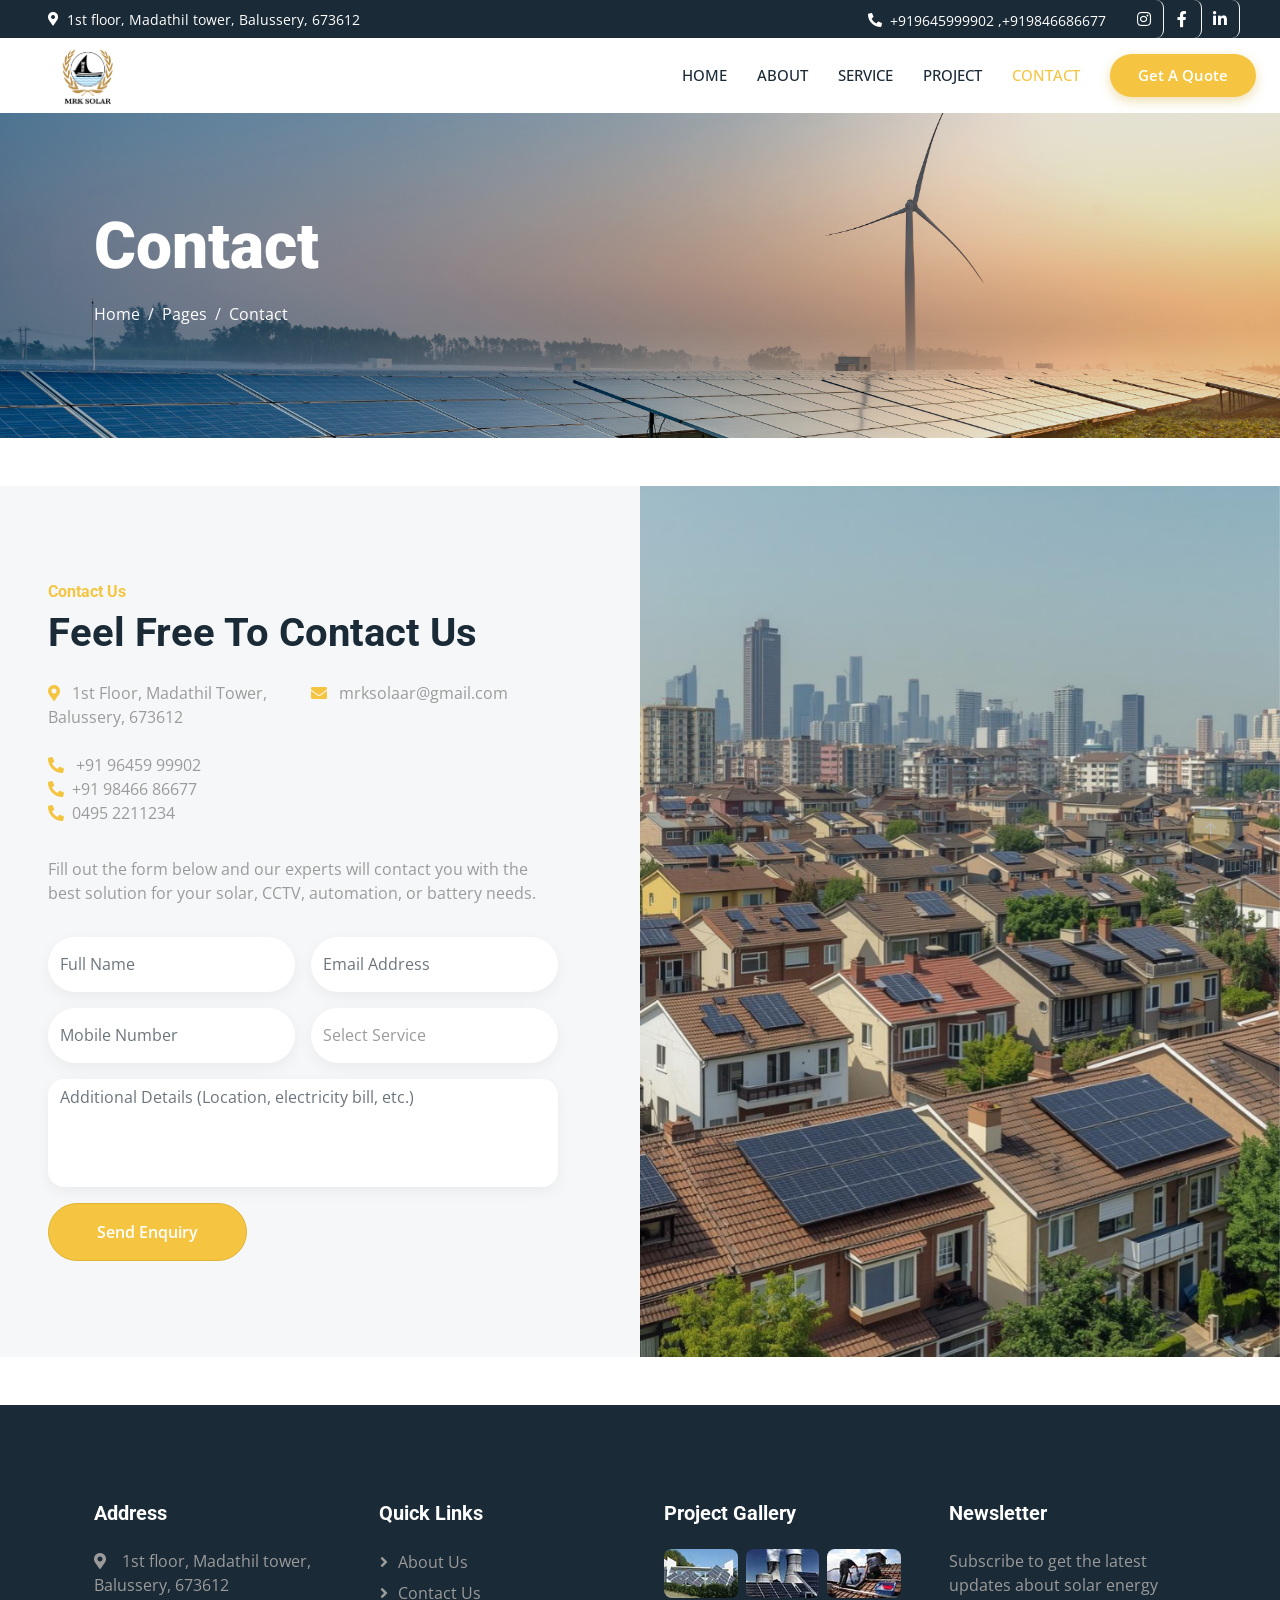
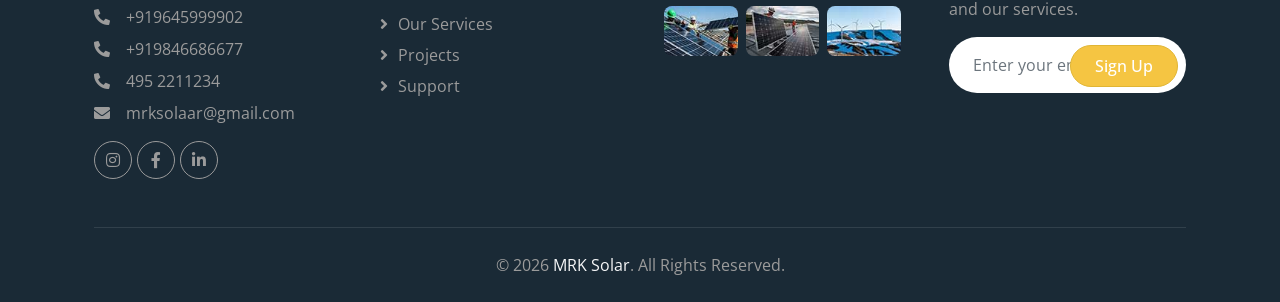
<file: contact.html>
<!doctype html>
<html lang="en">
  <head>
    <meta charset="utf-8" />
    <title>MRK Solar</title>
    <meta content="width=device-width, initial-scale=1.0" name="viewport" />
    <meta content="" name="keywords" />
    <meta content="" name="description" />

    <!-- Favicon -->
    <link href="img/logo/MRKfavicon.png" rel="icon" />

    <!-- Google Web Fonts -->
    <link rel="preconnect" href="https://fonts.googleapis.com" />
    <link rel="preconnect" href="https://fonts.gstatic.com" crossorigin />
    <link
      href="https://fonts.googleapis.com/css2?family=Open+Sans:wght@400;500&family=Roboto:wght@500;700;900&display=swap"
      rel="stylesheet"
    />

    <link href="https://cdn.jsdelivr.net/npm/bootstrap@5.3.2/dist/css/bootstrap.min.css" rel="stylesheet">
<link rel="stylesheet" href="https://cdnjs.cloudflare.com/ajax/libs/font-awesome/6.5.0/css/all.min.css">


    <!-- Icon Font Stylesheet -->
    <link
      href="https://cdnjs.cloudflare.com/ajax/libs/font-awesome/5.10.0/css/all.min.css"
      rel="stylesheet"
    />
    <link
      href="https://cdn.jsdelivr.net/npm/bootstrap-icons@1.4.1/font/bootstrap-icons.css"
      rel="stylesheet"
    />

    <!-- Libraries Stylesheet -->
    <link href="lib/animate/animate.min.css" rel="stylesheet" />
    <link href="lib/owlcarousel/assets/owl.carousel.min.css" rel="stylesheet" />
    <link href="lib/lightbox/css/lightbox.min.css" rel="stylesheet" />

    <!-- Customized Bootstrap Stylesheet -->
    <link href="css/bootstrap.min.css" rel="stylesheet" />

    <!-- Template Stylesheet -->
    <link href="css/style.css" rel="stylesheet" />
  </head>

  <body>
    <!-- Spinner Start -->
    <div
      id="spinner"
      class="show bg-white position-fixed translate-middle w-100 vh-100 top-50 start-50 d-flex align-items-center justify-content-center"
    >
      <div
        class="spinner-border text-primary"
        style="width: 3rem; height: 3rem"
        role="status"
      >
        <span class="sr-only">Loading...</span>
      </div>
    </div>
    <!-- Spinner End -->

    <!-- Topbar Start -->
    <div class="container-fluid topbar-blue p-0">
      <div class="row gx-0 d-none d-lg-flex">
        <div class="col-lg-7 px-5 text-start">
          <div class="h-100 d-inline-flex align-items-center me-4">
            <small class="fa fa-map-marker-alt me-2"></small>
            <small>1st floor, Madathil tower, Balussery, 673612</small>
          </div>
        </div>

        <div class="col-lg-5 px-5 text-end">
          <div class="h-100 d-inline-flex align-items-center me-4">
            <small class="fa fa-phone-alt me-2"></small>
            <small>+919645999902 ,+919846686677</small>
          </div>

          <div class="h-100 d-inline-flex align-items-center mx-n2">
            <a
              class="btn btn-square btn-link border-0 border-end border-light"
              href="#"
              ><i class="fab fa-instagram"></i
            ></a>
            <a
              class="btn btn-square btn-link border-0 border-end border-light"
              href="#"
              ><i class="fab fa-facebook-f"></i
            ></a>
            <a
              class="btn btn-square btn-link border-0 border-end border-light"
              href="#"
              ><i class="fab fa-linkedin-in"></i
            ></a>
          </div>
        </div>
      </div>
    </div>
    <!-- Topbar End -->

    <!-- Navbar Start -->
    <nav class="navbar navbar-expand-lg bg-white navbar-light sticky-top p-0">
      <a
        href="index.html"
        class="navbar-brand d-flex align-items-center px-4 px-lg-5"
      >
        <img
          src="/img/logo/MRK SOLAR logo t-01.png"
          alt="MRK Solar Logo"
          style="height: 80px"
        />
      </a>
      <button
        type="button"
        class="navbar-toggler me-4"
        data-bs-toggle="collapse"
        data-bs-target="#navbarCollapse"
      >
        <span class="navbar-toggler-icon"></span>
      </button>
      <div class="collapse navbar-collapse" id="navbarCollapse">
        <div class="navbar-nav ms-auto p-4 p-lg-0">
          <a href="index.html" class="nav-item nav-link ">Home</a>
          <a href="about.html" class="nav-item nav-link">About</a>
          <a href="service.html" class="nav-item nav-link">Service</a>
          <a href="project.html" class="nav-item nav-link">Project</a>
          <a href="contact.html" class="nav-item nav-link active">Contact</a>
        </div>
        <button class="gold-btn me-4" data-bs-toggle="modal" data-bs-target="#quoteModal">
Get A Quote
</button>
      </div>
    </nav>
    <!-- Navbar End -->

        <!-- Modal Start -->
<div class="modal fade" id="quoteModal" tabindex="-1">
  <div class="modal-dialog modal-dialog-centered">
    <div class="modal-content glass-modal text-center">

      <button class="close-btn" data-bs-dismiss="modal">&times;</button>

      <h3 class="mb-3">Contact MRK Solar</h3>

      <p class="mb-4">
        Need information about Solar Panels, CCTV, Home Automation,
        or Inverter Battery services? Connect with us instantly.
      </p>

      <div class="contact-buttons">

        <a href="https://wa.me/919645999902?text=Hello%20MRK%20Solar,%20can%20I%20get%20more%20information%20about%20your%20Solar%20Panels,%20CCTV,%20Home%20Automation,%20and%20Inverter%20Battery%20services."
        class="whatsapp-btn" target="_blank">
        <i class="fab fa-whatsapp"></i> WhatsApp
        </a>

        <a href="tel:+919645999902" class="call-btn">
        <i class="fa fa-phone"></i> Call Now
        </a>

      </div>

    </div>
  </div>
</div>
    <!-- Modal End -->


    <!-- Page Header Start -->
    <div class="container-fluid page-header py-5 mb-5">
        <div class="container py-5">
            <h1 class="display-3 text-white mb-3 animated slideInDown">Contact</h1>
            <nav aria-label="breadcrumb animated slideInDown">
                <ol class="breadcrumb">
                    <li class="breadcrumb-item"><a class="text-white" href="#">Home</a></li>
                    <li class="breadcrumb-item"><a class="text-white" href="#">Pages</a></li>
                    <li class="breadcrumb-item text-white active" aria-current="page">Contact</li>
                </ol>
            </nav>
        </div>
    </div>
    <!-- Page Header End -->


    <!-- Contact Start -->
    <!-- <div class="container-fluid bg-light overflow-hidden px-lg-0" style="margin: 6rem 0;">
        <div class="container contact px-lg-0">
            <div class="row g-0 mx-lg-0">
                <div class="col-lg-6 contact-text py-5 wow fadeIn" data-wow-delay="0.5s">
                    <div class="p-lg-5 ps-lg-0">
                        <h6 class="text-primary">Contact Us</h6>
                        <h1 class="mb-4">Feel Free To Contact Us</h1>
                        <p class="mb-4">The contact form is currently inactive. Get a functional and working contact form with Ajax & PHP in a few minutes. Just copy and paste the files, add a little code and you're done. <a href="https://htmlcodex.com/contact-form">Download Now</a>.</p>
                        <form>
                            <div class="row g-3">
                                <div class="col-md-6">
                                    <div class="form-floating">
                                        <input type="text" class="form-control" id="name" placeholder="Your Name">
                                        <label for="name">Your Name</label>
                                    </div>
                                </div>
                                <div class="col-md-6">
                                    <div class="form-floating">
                                        <input type="email" class="form-control" id="email" placeholder="Your Email">
                                        <label for="email">Your Email</label>
                                    </div>
                                </div>
                                <div class="col-12">
                                    <div class="form-floating">
                                        <input type="text" class="form-control" id="subject" placeholder="Subject">
                                        <label for="subject">Subject</label>
                                    </div>
                                </div>
                                <div class="col-12">
                                    <div class="form-floating">
                                        <textarea class="form-control" placeholder="Leave a message here" id="message" style="height: 100px"></textarea>
                                        <label for="message">Message</label>
                                    </div>
                                </div>
                                <div class="col-12">
                                    <button class="btn btn-primary rounded-pill py-3 px-5" type="submit">Send Message</button>
                                </div>
                            </div>
                        </form>
                    </div>
                </div>
                <div class="col-lg-6 pe-lg-0" style="min-height: 400px;">
                    <div class="position-relative h-100">
                        <iframe class="position-absolute w-100 h-100" style="object-fit: cover;"
                        src="https://www.google.com/maps/embed?pb=!1m18!1m12!1m3!1d3001156.4288297426!2d-78.01371936852176!3d42.72876761954724!2m3!1f0!2f0!3f0!3m2!1i1024!2i768!4f13.1!3m3!1m2!1s0x4ccc4bf0f123a5a9%3A0xddcfc6c1de189567!2sNew%20York%2C%20USA!5e0!3m2!1sen!2sbd!4v1603794290143!5m2!1sen!2sbd"
                        frameborder="0" allowfullscreen="" aria-hidden="false"
                        tabindex="0"></iframe>
                    </div>
                </div>
            </div>
        </div>
    </div> -->
    <!-- Contact End -->

    <!-- Quote Start -->
<div class="container-fluid bg-light overflow-hidden my-5 px-lg-0">
  <div class="container quote px-lg-0">
    <div class="row g-0 mx-lg-0">

      

      <!-- Form Section -->
      <div class="col-lg-6 quote-text py-5 wow fadeIn" data-wow-delay="0.5s">
        <div class="p-lg-5 pe-lg-0">

            <h6 class="text-primary">Contact Us</h6>
                        <h1 class="mb-4">Feel Free To Contact Us</h1>

                        <div class="row g-3 mb-4">

  <div class="col-md-6">
    <p class="mb-2">
      <i class="fa fa-map-marker-alt text-primary me-2"></i>
      1st Floor, Madathil Tower, Balussery, 673612
    </p>
  </div>

  <div class="col-md-6">
    <p class="mb-2">
      <i class="fa fa-envelope text-primary me-2"></i>
      mrksolaar@gmail.com
    </p>
  </div>

  <div class="col-md-6">
    <p class="mb-2">
      <i class="fa fa-phone-alt text-primary me-2"></i>
      +91 96459 99902 <br> <i class="fa fa-phone-alt text-primary me-2"></i>+91 98466 86677 <br><i class="fa fa-phone-alt text-primary me-2"></i>0495 2211234
    </p>
  </div>
 <div class="col-md-6">
 <!-- <a href="https://wa.me/919645999902?text=Hello%20MRK%20Solar,%20can%20I%20get%20more%20information%20about%20your%20Solar%20Panels,%20CCTV,%20Home%20Automation,%20and%20Inverter%20Battery%20services." 
target="_blank"
class="btn btn-success rounded-pill px-4 py-2">
<i class="fab fa-whatsapp me-2"></i> Chat on WhatsApp
</a> -->
</div>

  
</div>

          <p class="mb-4 pb-2">
            Fill out the form below and our experts will contact you with the
            best solution for your solar, CCTV, automation, or battery needs.
          </p>

          <form id="quoteForm">

            <div class="row g-3">

              <!-- Name -->
              <div class="col-12 col-sm-6">
                <input
                  type="text"
                  name="name"
                  class="form-control border-0 rounded-pill"
                  placeholder="Full Name"
                  required
                  style="height:55px;">
              </div>

              <!-- Email -->
              <div class="col-12 col-sm-6">
                <input
                  type="email"
                  name="email"
                  class="form-control border-0 rounded-pill"
                  placeholder="Email Address"
                  required
                  style="height:55px;">
              </div>

              <!-- Phone -->
              <div class="col-12 col-sm-6">
                <input
                  type="tel"
                  name="phone"
                  class="form-control border-0 rounded-pill"
                  placeholder="Mobile Number"
                  required
                  style="height:55px;">
              </div>

              <!-- Service -->
              <div class="col-12 col-sm-6">
                <select
                  name="service"
                  class="form-select border-0 rounded-pill"
                  required
                  style="height:55px;">

                  <option value="">Select Service</option>

                  <option disabled>— Solar Services —</option>
                  <option>Residential Solar Installation</option>
                  <option>Commercial Solar Installation</option>
                  <option>Solar Maintenance</option>
                  <option>Solar Consultation</option>
                  <option>Solar Inverter & Battery</option>

                  <option disabled>— Security Services —</option>
                  <option>CCTV Installation</option>
                  <option>CCTV Maintenance</option>

                  <option disabled>— Smart Home —</option>
                  <option>Home Automation</option>

                  <option disabled>— Power Backup —</option>
                  <option>Battery Services</option>

                </select>
              </div>

              <!-- Message -->
              <div class="col-12">
                <textarea
                  name="message"
                  class="form-control border-0 rounded-4"
                  placeholder="Additional Details (Location, electricity bill, etc.)"
                  rows="4"></textarea>
              </div>

              <!-- Submit -->
              <div class="col-12">
                <button type="button" onclick="sendWhatsApp()" class="btn btn-primary rounded-pill py-3 px-5">
Send Enquiry
</button>
              </div>

            </div>

          </form>

        </div>
      </div>
      <!-- Image Section -->
      <div class="col-lg-6 ps-lg-0 wow fadeIn" data-wow-delay="0.1s" style="min-height:400px;">
        <div class="position-relative h-100">
          <img
            src="img/sol2.png"
            class="position-absolute img-fluid w-100 h-100"
            style="object-fit:cover;"
            alt="Solar Installation">
        </div>
      </div>

    </div>
  </div>
</div>
<!-- Quote End -->
 <script>
function sendWhatsApp(){

var name = document.querySelector('input[name="name"]').value;
var email = document.querySelector('input[name="email"]').value;
var phone = document.querySelector('input[name="phone"]').value;
var service = document.querySelector('select[name="service"]').value;
var message = document.querySelector('textarea[name="message"]').value;

var whatsappNumber = "919645999902";

var url = "https://wa.me/" + whatsappNumber + "?text="
+ "New Enquiry%0A%0A"
+ "*Name:* " + name + "%0A"
+ "*Email:* " + email + "%0A"
+ "*Phone:* " + phone + "%0A"
+ "*Service:* " + service + "%0A"
+ "*Message:* " + message;

window.open(url, '_blank');
}
</script>

    <!-- Footer Start -->
    <div
      class="container-fluid bg-dark text-body footer mt-5 pt-5 wow fadeIn"
      data-wow-delay="0.1s"
    >
      <div class="container py-5">
        <div class="row g-5">
          <div class="col-lg-3 col-md-6">
            <h5 class="text-white mb-4">Address</h5>
            <p class="mb-2">
              <i class="fa fa-map-marker-alt me-3"></i>1st floor, Madathil
              tower, Balussery, 673612
            </p>
            <p class="mb-2">
              <i class="fa fa-phone-alt me-3"></i>+919645999902
            </p>
            <p class="mb-2">
              <i class="fa fa-phone-alt me-3"></i>+919846686677
            </p>
            <p class="mb-2"><i class="fa fa-phone-alt me-3"></i>495 2211234</p>
            <p class="mb-2">
              <i class="fa fa-envelope me-3"></i>mrksolaar@gmail.com
            </p>
            <div class="d-flex pt-2">
              <a class="btn btn-square btn-outline-light btn-social" href=""
                ><i class="fab fa-instagram"></i
              ></a>
              <a class="btn btn-square btn-outline-light btn-social" href=""
                ><i class="fab fa-facebook-f"></i
              ></a>

              <a class="btn btn-square btn-outline-light btn-social" href=""
                ><i class="fab fa-linkedin-in"></i
              ></a>
            </div>
          </div>
          <div class="col-lg-3 col-md-6">
            <h5 class="text-white mb-4">Quick Links</h5>
            <a class="btn btn-link" href="">About Us</a>
            <a class="btn btn-link" href="">Contact Us</a>
            <a class="btn btn-link" href="">Our Services</a>
            <a class="btn btn-link" href="">Projects</a>
            <a class="btn btn-link" href="">Support</a>
          </div>
          <div class="col-lg-3 col-md-6">
            <h5 class="text-white mb-4">Project Gallery</h5>
            <div class="row g-2">
              <div class="col-4">
                <img class="img-fluid rounded" src="img/gallery-1.jpg" alt="" />
              </div>
              <div class="col-4">
                <img class="img-fluid rounded" src="img/gallery-2.jpg" alt="" />
              </div>
              <div class="col-4">
                <img class="img-fluid rounded" src="img/gallery-3.jpg" alt="" />
              </div>
              <div class="col-4">
                <img class="img-fluid rounded" src="img/gallery-4.jpg" alt="" />
              </div>
              <div class="col-4">
                <img class="img-fluid rounded" src="img/gallery-5.jpg" alt="" />
              </div>
              <div class="col-4">
                <img class="img-fluid rounded" src="img/gallery-6.jpg" alt="" />
              </div>
            </div>
          </div>
          <div class="col-lg-3 col-md-6">
            <h5 class="text-white mb-4">Newsletter</h5>
            <p>
              Subscribe to get the latest updates about solar energy and our
              services.
            </p>
            <div class="position-relative mx-auto" style="max-width: 400px">
              <input
                class="form-control border-0 w-100 py-3 ps-4 pe-5 rounded-pill"
                type="email"
                placeholder="Enter your email"
              />

              <button
                type="button"
                class="btn btn-primary py-2 px-4 position-absolute top-0 end-0 mt-2 me-2 rounded-pill"
              >
                Sign Up
              </button>
            </div>
          </div>
        </div>
      </div>
      <div class="container">
        <div class="copyright">
          <div class="row justify-content-center">
            <div class="col-md-6 text-center">
              &copy; 2026 <a href="#">MRK Solar</a>. All Rights Reserved.
            </div>
          </div>
        </div>
      </div>
    </div>
    <!-- Footer End -->


    <!-- Back to Top -->
    <a href="#" class="btn btn-lg btn-primary btn-lg-square rounded-circle back-to-top"><i class="bi bi-arrow-up"></i></a>


    <!-- JavaScript Libraries -->
    <script src="https://code.jquery.com/jquery-3.4.1.min.js"></script>
    <script src="https://cdn.jsdelivr.net/npm/bootstrap@5.0.0/dist/js/bootstrap.bundle.min.js"></script>
    <script src="lib/wow/wow.min.js"></script>
    <script src="lib/easing/easing.min.js"></script>
    <script src="lib/waypoints/waypoints.min.js"></script>
    <script src="lib/counterup/counterup.min.js"></script>
    <script src="lib/owlcarousel/owl.carousel.min.js"></script>
    <script src="lib/isotope/isotope.pkgd.min.js"></script>
    <script src="lib/lightbox/js/lightbox.min.js"></script>

    <!-- Template Javascript -->
    <script src="js/main.js"></script>
</body>

</html>
</file>
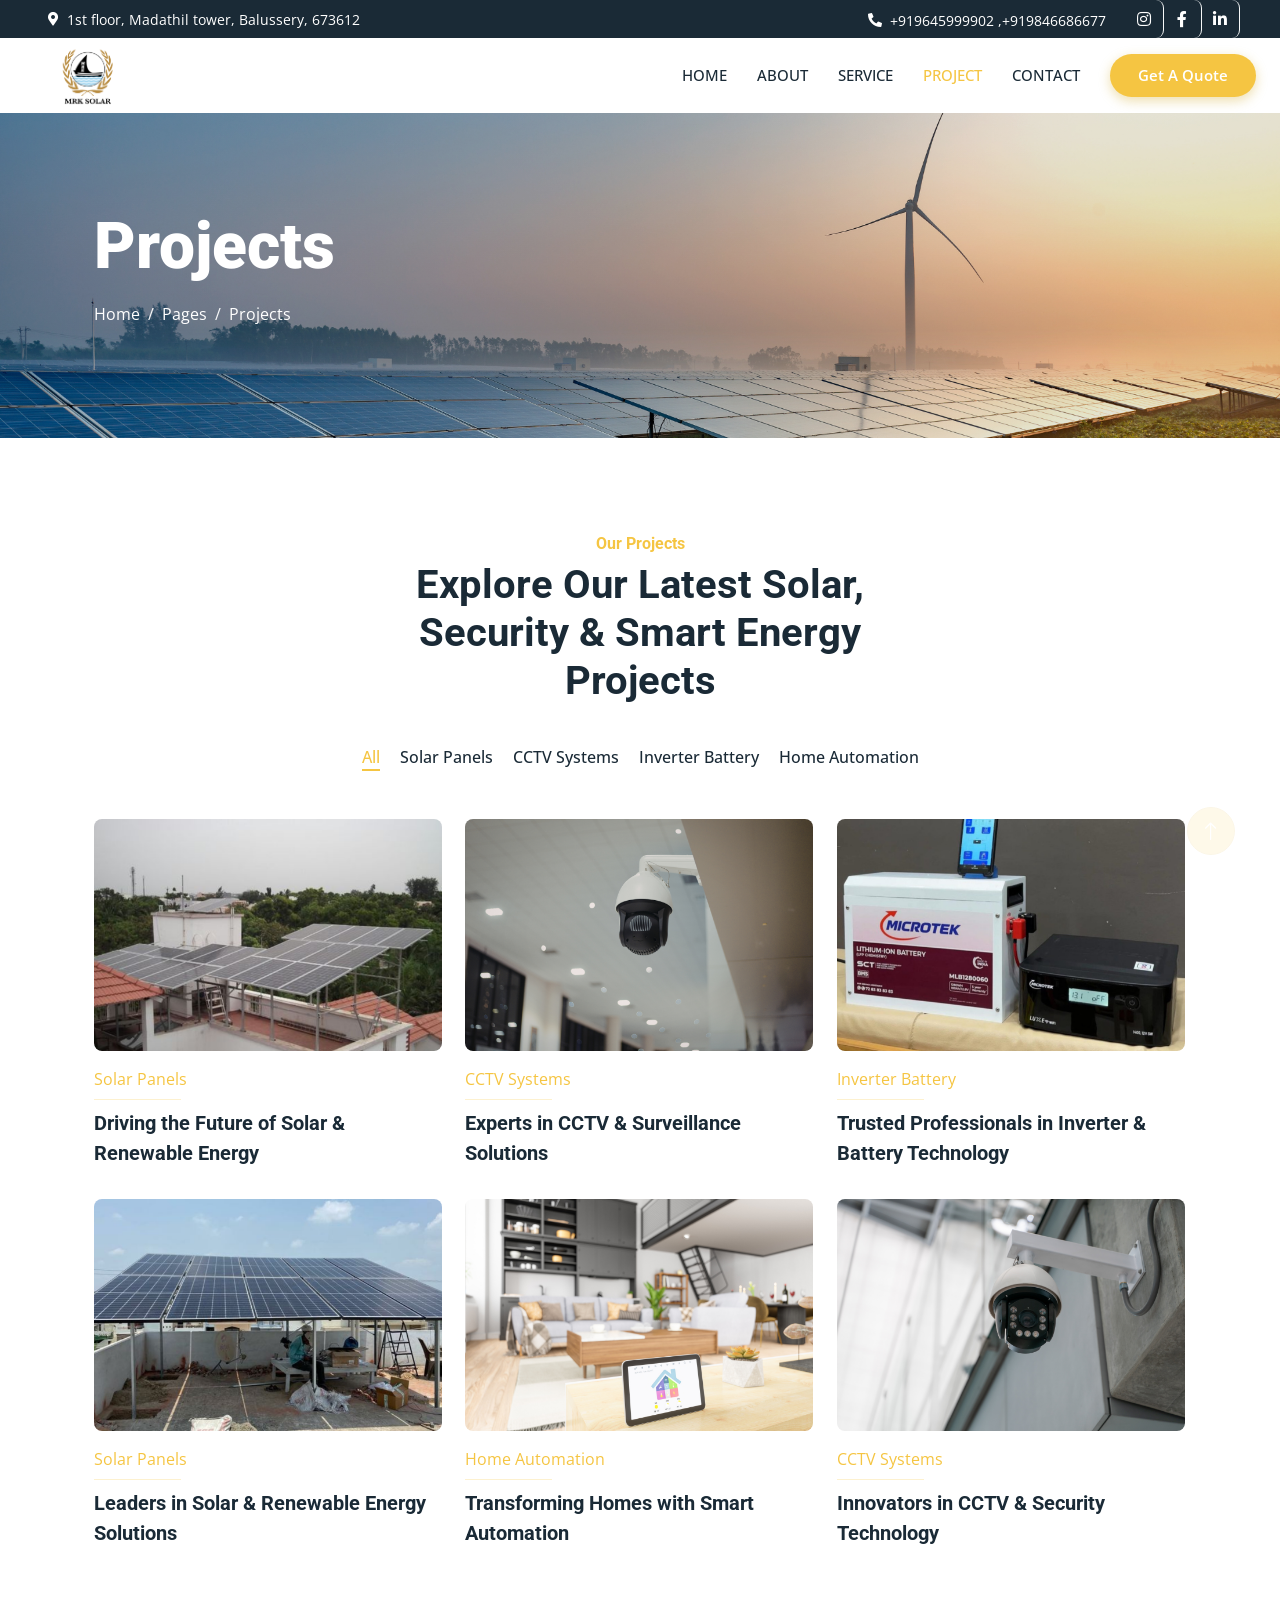
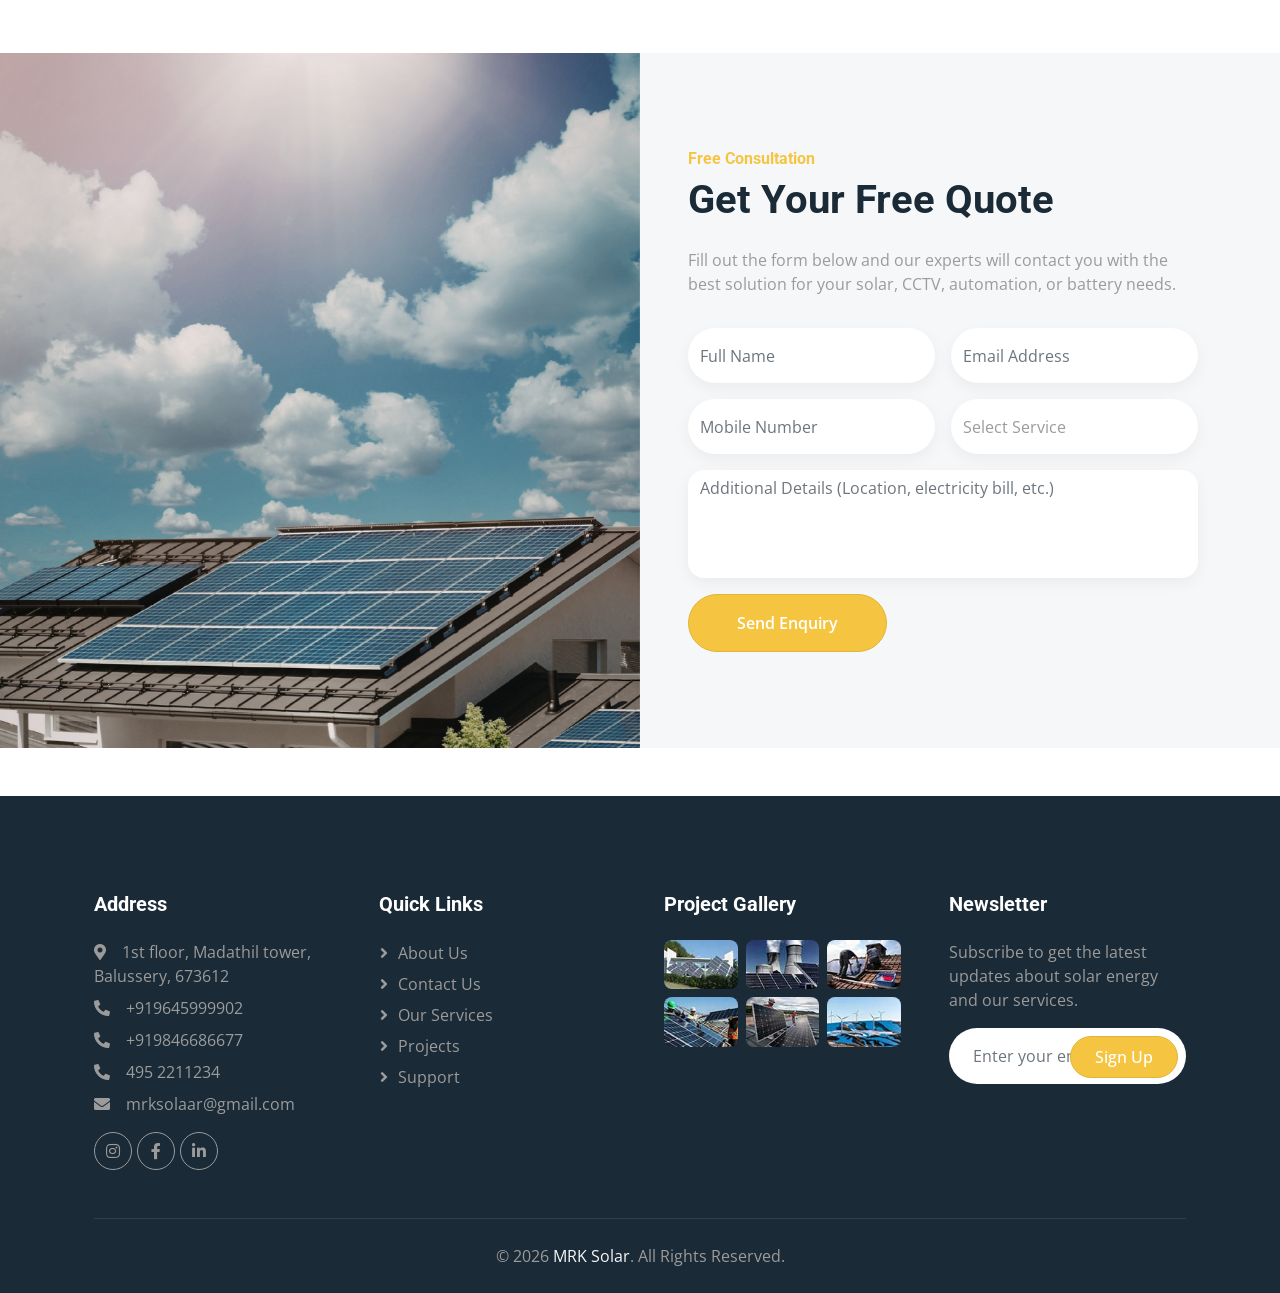
<file: project.html>
<!doctype html>
<html lang="en">
  <head>
    <meta charset="utf-8" />
    <title>MRK Solar</title>
    <meta content="width=device-width, initial-scale=1.0" name="viewport" />
    <meta content="" name="keywords" />
    <meta content="" name="description" />

    <!-- Favicon -->
    <link href="img/logo/MRKfavicon.png" rel="icon" />

    <!-- Google Web Fonts -->
    <link rel="preconnect" href="https://fonts.googleapis.com" />
    <link rel="preconnect" href="https://fonts.gstatic.com" crossorigin />
    <link
      href="https://fonts.googleapis.com/css2?family=Open+Sans:wght@400;500&family=Roboto:wght@500;700;900&display=swap"
      rel="stylesheet"
    />

    <link href="https://cdn.jsdelivr.net/npm/bootstrap@5.3.2/dist/css/bootstrap.min.css" rel="stylesheet">
<link rel="stylesheet" href="https://cdnjs.cloudflare.com/ajax/libs/font-awesome/6.5.0/css/all.min.css">


    <!-- Icon Font Stylesheet -->
    <link
      href="https://cdnjs.cloudflare.com/ajax/libs/font-awesome/5.10.0/css/all.min.css"
      rel="stylesheet"
    />
    <link
      href="https://cdn.jsdelivr.net/npm/bootstrap-icons@1.4.1/font/bootstrap-icons.css"
      rel="stylesheet"
    />

    <!-- Libraries Stylesheet -->
    <link href="lib/animate/animate.min.css" rel="stylesheet" />
    <link href="lib/owlcarousel/assets/owl.carousel.min.css" rel="stylesheet" />
    <link href="lib/lightbox/css/lightbox.min.css" rel="stylesheet" />

    <!-- Customized Bootstrap Stylesheet -->
    <link href="css/bootstrap.min.css" rel="stylesheet" />

    <!-- Template Stylesheet -->
    <link href="css/style.css" rel="stylesheet" />
  </head>

  <body>
    <!-- Spinner Start -->
    <div
      id="spinner"
      class="show bg-white position-fixed translate-middle w-100 vh-100 top-50 start-50 d-flex align-items-center justify-content-center"
    >
      <div
        class="spinner-border text-primary"
        style="width: 3rem; height: 3rem"
        role="status"
      >
        <span class="sr-only">Loading...</span>
      </div>
    </div>
    <!-- Spinner End -->

    <!-- Topbar Start -->
    <div class="container-fluid topbar-blue p-0">
      <div class="row gx-0 d-none d-lg-flex">
        <div class="col-lg-7 px-5 text-start">
          <div class="h-100 d-inline-flex align-items-center me-4">
            <small class="fa fa-map-marker-alt me-2"></small>
            <small>1st floor, Madathil tower, Balussery, 673612</small>
          </div>
        </div>

        <div class="col-lg-5 px-5 text-end">
          <div class="h-100 d-inline-flex align-items-center me-4">
            <small class="fa fa-phone-alt me-2"></small>
            <small>+919645999902 ,+919846686677</small>
          </div>

          <div class="h-100 d-inline-flex align-items-center mx-n2">
            <a
              class="btn btn-square btn-link border-0 border-end border-light"
              href="#"
              ><i class="fab fa-instagram"></i
            ></a>
            <a
              class="btn btn-square btn-link border-0 border-end border-light"
              href="#"
              ><i class="fab fa-facebook-f"></i
            ></a>
            <a
              class="btn btn-square btn-link border-0 border-end border-light"
              href="#"
              ><i class="fab fa-linkedin-in"></i
            ></a>
          </div>
        </div>
      </div>
    </div>
    <!-- Topbar End -->

    <!-- Navbar Start -->
    <nav class="navbar navbar-expand-lg bg-white navbar-light sticky-top p-0">
      <a
        href="index.html"
        class="navbar-brand d-flex align-items-center px-4 px-lg-5"
      >
        <img
          src="/img/logo/MRK SOLAR logo t-01.png"
          alt="MRK Solar Logo"
          style="height: 80px"
        />
      </a>
      <button
        type="button"
        class="navbar-toggler me-4"
        data-bs-toggle="collapse"
        data-bs-target="#navbarCollapse"
      >
        <span class="navbar-toggler-icon"></span>
      </button>
      <div class="collapse navbar-collapse" id="navbarCollapse">
        <div class="navbar-nav ms-auto p-4 p-lg-0">
          <a href="index.html" class="nav-item nav-link ">Home</a>
          <a href="about.html" class="nav-item nav-link">About</a>
          <a href="service.html" class="nav-item nav-link">Service</a>
          <a href="project.html" class="nav-item nav-link active">Project</a>
          <a href="contact.html" class="nav-item nav-link">Contact</a>
        </div>
        <button class="gold-btn me-4" data-bs-toggle="modal" data-bs-target="#quoteModal">
Get A Quote
</button>
      </div>
    </nav>
    <!-- Navbar End -->

        <!-- Modal Start -->
<div class="modal fade" id="quoteModal" tabindex="-1">
  <div class="modal-dialog modal-dialog-centered">
    <div class="modal-content glass-modal text-center">

      <button class="close-btn" data-bs-dismiss="modal">&times;</button>

      <h3 class="mb-3">Contact MRK Solar</h3>

      <p class="mb-4">
        Need information about Solar Panels, CCTV, Home Automation,
        or Inverter Battery services? Connect with us instantly.
      </p>

      <div class="contact-buttons">

        <a href="https://wa.me/919645999902?text=Hello%20MRK%20Solar,%20can%20I%20get%20more%20information%20about%20your%20Solar%20Panels,%20CCTV,%20Home%20Automation,%20and%20Inverter%20Battery%20services."
        class="whatsapp-btn" target="_blank">
        <i class="fab fa-whatsapp"></i> WhatsApp
        </a>

        <a href="tel:+919645999902" class="call-btn">
        <i class="fa fa-phone"></i> Call Now
        </a>

      </div>

    </div>
  </div>
</div>
    <!-- Modal End -->

    <!-- Page Header Start -->
    <div class="container-fluid page-header py-5 mb-5">
        <div class="container py-5">
            <h1 class="display-3 text-white mb-3 animated slideInDown">Projects</h1>
            <nav aria-label="breadcrumb animated slideInDown">
                <ol class="breadcrumb">
                    <li class="breadcrumb-item"><a class="text-white" href="#">Home</a></li>
                    <li class="breadcrumb-item"><a class="text-white" href="#">Pages</a></li>
                    <li class="breadcrumb-item text-white active" aria-current="page">Projects</li>
                </ol>
            </nav>
        </div>
    </div>
    <!-- Page Header End -->


    <!-- Projects Start -->
    <div class="container-xxl py-5">
      <div class="container">
        <div
          class="text-center mx-auto mb-5 wow fadeInUp"
          data-wow-delay="0.1s"
          style="max-width: 600px"
        >
         <h6 class="text-primary">Our Projects</h6>
<h1 class="mb-4">
Explore Our Latest Solar, Security & Smart Energy Projects
</h1>
        </div>
        <div class="row mt-n2 wow fadeInUp" data-wow-delay="0.3s">
          <div class="col-12 text-center">
            <ul class="list-inline mb-5" id="portfolio-flters">
    <li class="mx-2 active" data-filter="*">All</li>
    <li class="mx-2" data-filter=".solar">Solar Panels</li>
    <li class="mx-2" data-filter=".cctv">CCTV Systems</li>
    <li class="mx-2" data-filter=".battery">Inverter Battery</li>
    <li class="mx-2" data-filter=".automation">Home Automation</li>
</ul>
          </div>
        </div>
        <div
          class="row g-4 portfolio-container wow fadeInUp"
          data-wow-delay="0.5s"
        >
          <div class="col-lg-4 col-md-6 portfolio-item solar">
            <div class="portfolio-img rounded overflow-hidden">
              <img class="img-fluid" src="img/project-solar1.png" alt="" />
              <div class="portfolio-btn">
                <a
                  class="btn btn-lg-square btn-outline-light rounded-circle mx-1"
                  href="img/project-solar1.png"
                  data-lightbox="portfolio"
                  ><i class="fa fa-eye"></i
                ></a>
                
              </div>
            </div>
            <div class="pt-3">
              <p class="text-primary mb-0">Solar Panels</p>
              <hr class="text-primary w-25 my-2" />
              <h5 class="lh-base">
                Driving the Future of Solar & Renewable Energy
              </h5>
            </div>
          </div>
          <div class="col-lg-4 col-md-6 portfolio-item cctv">
            <div class="portfolio-img rounded overflow-hidden">
              <img class="img-fluid" src="img/project-cctv1.png" alt="" />
              <div class="portfolio-btn">
                <a
                  class="btn btn-lg-square btn-outline-light rounded-circle mx-1"
                  href="img/project-cctv1.png"
                  data-lightbox="portfolio"
                  ><i class="fa fa-eye"></i
                ></a>
               
              </div>
            </div>
            <div class="pt-3">
              <p class="text-primary mb-0">CCTV Systems</p>
              <hr class="text-primary w-25 my-2" />
              <h5 class="lh-base">
               Experts in CCTV & Surveillance Solutions
              </h5>
            </div>
          </div>
          <div class="col-lg-4 col-md-6 portfolio-item battery">
            <div class="portfolio-img rounded overflow-hidden">
              <img class="img-fluid" src="img/project-battery.png" alt="" />
              <div class="portfolio-btn">
                <a
                  class="btn btn-lg-square btn-outline-light rounded-circle mx-1"
                  href="img/project-battery.png"
                  data-lightbox="portfolio"
                  ><i class="fa fa-eye"></i
                ></a>
               
              </div>
            </div>
            <div class="pt-3">
              <p class="text-primary mb-0">Inverter Battery</p>
              <hr class="text-primary w-25 my-2" />
              <h5 class="lh-base">
               Trusted Professionals in Inverter & Battery Technology
              </h5>
            </div>
          </div>
          <div class="col-lg-4 col-md-6 portfolio-item solar">
            <div class="portfolio-img rounded overflow-hidden">
              <img class="img-fluid" src="img/project-solar2.png" alt="" />
              <div class="portfolio-btn">
                <a
                  class="btn btn-lg-square btn-outline-light rounded-circle mx-1"
                  href="img/project-solar2.png"
                  data-lightbox="portfolio"
                  ><i class="fa fa-eye"></i
                ></a>
               
              </div>
            </div>
            <div class="pt-3">
              <p class="text-primary mb-0">Solar Panels</p>
              <hr class="text-primary w-25 my-2" />
              <h5 class="lh-base">
                Leaders in Solar & Renewable Energy Solutions
              </h5>
            </div>
          </div>
          <div class="col-lg-4 col-md-6 portfolio-item automation">
            <div class="portfolio-img rounded overflow-hidden">
              <img class="img-fluid" src="img/project-automation.png" alt="" />
              <div class="portfolio-btn">
                <a
                  class="btn btn-lg-square btn-outline-light rounded-circle mx-1"
                  href="img/project-automation.png"
                  data-lightbox="portfolio"
                  ><i class="fa fa-eye"></i
                ></a>
                
              </div>
            </div>
            <div class="pt-3">
              <p class="text-primary mb-0">Home Automation</p>
              <hr class="text-primary w-25 my-2" />
              <h5 class="lh-base">
                Transforming Homes with Smart Automation
              </h5>
            </div>
          </div>
          <div class="col-lg-4 col-md-6 portfolio-item cctv">
            <div class="portfolio-img rounded overflow-hidden">
              <img class="img-fluid" src="img/project-cctv2.png" alt="" />
              <div class="portfolio-btn">
                <a
                  class="btn btn-lg-square btn-outline-light rounded-circle mx-1"
                  href="img/project-cctv2.png"
                  data-lightbox="portfolio"
                  ><i class="fa fa-eye"></i
                ></a>
                
              </div>
            </div>
            <div class="pt-3">
              <p class="text-primary mb-0">CCTV Systems</p>
              <hr class="text-primary w-25 my-2" />
              <h5 class="lh-base">
               Innovators in CCTV & Security Technology
              </h5>
            </div>
          </div>
        </div>
      </div>
    </div>
    <!-- Projects End -->

  <!-- Quote Start -->
<div class="container-fluid bg-light overflow-hidden my-5 px-lg-0">
  <div class="container quote px-lg-0">
    <div class="row g-0 mx-lg-0">

      <!-- Image Section -->
      <div class="col-lg-6 ps-lg-0 wow fadeIn" data-wow-delay="0.1s" style="min-height:400px;">
        <div class="position-relative h-100">
          <img
            src="img/sol1.png"
            class="position-absolute img-fluid w-100 h-100"
            style="object-fit:cover;"
            alt="Solar Installation">
        </div>
      </div>

      <!-- Form Section -->
      <div class="col-lg-6 quote-text py-5 wow fadeIn" data-wow-delay="0.5s">
        <div class="p-lg-5 pe-lg-0">

          <h6 class="text-primary">Free Consultation</h6>
          <h1 class="mb-4">Get Your Free Quote</h1>

          <p class="mb-4 pb-2">
            Fill out the form below and our experts will contact you with the
            best solution for your solar, CCTV, automation, or battery needs.
          </p>

          <form id="quoteForm">

            <div class="row g-3">

              <!-- Name -->
              <div class="col-12 col-sm-6">
                <input
                  type="text"
                  name="name"
                  class="form-control border-0 rounded-pill"
                  placeholder="Full Name"
                  required
                  style="height:55px;">
              </div>

              <!-- Email -->
              <div class="col-12 col-sm-6">
                <input
                  type="email"
                  name="email"
                  class="form-control border-0 rounded-pill"
                  placeholder="Email Address"
                  required
                  style="height:55px;">
              </div>

              <!-- Phone -->
              <div class="col-12 col-sm-6">
                <input
                  type="tel"
                  name="phone"
                  class="form-control border-0 rounded-pill"
                  placeholder="Mobile Number"
                  required
                  style="height:55px;">
              </div>

              <!-- Service -->
              <div class="col-12 col-sm-6">
                <select
                  name="service"
                  class="form-select border-0 rounded-pill"
                  required
                  style="height:55px;">

                  <option value="">Select Service</option>

                  <option disabled>— Solar Services —</option>
                  <option>Residential Solar Installation</option>
                  <option>Commercial Solar Installation</option>
                  <option>Solar Maintenance</option>
                  <option>Solar Consultation</option>
                  <option>Solar Inverter & Battery</option>

                  <option disabled>— Security Services —</option>
                  <option>CCTV Installation</option>
                  <option>CCTV Maintenance</option>

                  <option disabled>— Smart Home —</option>
                  <option>Home Automation</option>

                  <option disabled>— Power Backup —</option>
                  <option>Battery Services</option>

                </select>
              </div>

              <!-- Message -->
              <div class="col-12">
                <textarea
                  name="message"
                  class="form-control border-0 rounded-4"
                  placeholder="Additional Details (Location, electricity bill, etc.)"
                  rows="4"></textarea>
              </div>

              <!-- Submit -->
              <div class="col-12">
                <button type="button" onclick="sendWhatsApp()" class="btn btn-primary rounded-pill py-3 px-5">
Send Enquiry
</button>
              </div>

            </div>

          </form>

        </div>
      </div>

    </div>
  </div>
</div>
<!-- Quote End -->
 <script>
function sendWhatsApp(){

var name = document.querySelector('input[name="name"]').value;
var email = document.querySelector('input[name="email"]').value;
var phone = document.querySelector('input[name="phone"]').value;
var service = document.querySelector('select[name="service"]').value;
var message = document.querySelector('textarea[name="message"]').value;

var whatsappNumber = "919645999902";

var url = "https://wa.me/" + whatsappNumber + "?text="
+ "New Enquiry%0A%0A"
+ "*Name:* " + name + "%0A"
+ "*Email:* " + email + "%0A"
+ "*Phone:* " + phone + "%0A"
+ "*Service:* " + service + "%0A"
+ "*Message:* " + message;

window.open(url, '_blank');
}
</script>
        

    <!-- Footer Start -->
    <div
      class="container-fluid bg-dark text-body footer mt-5 pt-5 wow fadeIn"
      data-wow-delay="0.1s"
    >
      <div class="container py-5">
        <div class="row g-5">
          <div class="col-lg-3 col-md-6">
            <h5 class="text-white mb-4">Address</h5>
            <p class="mb-2">
              <i class="fa fa-map-marker-alt me-3"></i>1st floor, Madathil
              tower, Balussery, 673612
            </p>
            <p class="mb-2">
              <i class="fa fa-phone-alt me-3"></i>+919645999902
            </p>
            <p class="mb-2">
              <i class="fa fa-phone-alt me-3"></i>+919846686677
            </p>
            <p class="mb-2"><i class="fa fa-phone-alt me-3"></i>495 2211234</p>
            <p class="mb-2">
              <i class="fa fa-envelope me-3"></i>mrksolaar@gmail.com
            </p>
            <div class="d-flex pt-2">
              <a class="btn btn-square btn-outline-light btn-social" href=""
                ><i class="fab fa-instagram"></i
              ></a>
              <a class="btn btn-square btn-outline-light btn-social" href=""
                ><i class="fab fa-facebook-f"></i
              ></a>

              <a class="btn btn-square btn-outline-light btn-social" href=""
                ><i class="fab fa-linkedin-in"></i
              ></a>
            </div>
          </div>
          <div class="col-lg-3 col-md-6">
            <h5 class="text-white mb-4">Quick Links</h5>
            <a class="btn btn-link" href="">About Us</a>
            <a class="btn btn-link" href="">Contact Us</a>
            <a class="btn btn-link" href="">Our Services</a>
            <a class="btn btn-link" href="">Projects</a>
            <a class="btn btn-link" href="">Support</a>
          </div>
          <div class="col-lg-3 col-md-6">
            <h5 class="text-white mb-4">Project Gallery</h5>
            <div class="row g-2">
              <div class="col-4">
                <img class="img-fluid rounded" src="img/gallery-1.jpg" alt="" />
              </div>
              <div class="col-4">
                <img class="img-fluid rounded" src="img/gallery-2.jpg" alt="" />
              </div>
              <div class="col-4">
                <img class="img-fluid rounded" src="img/gallery-3.jpg" alt="" />
              </div>
              <div class="col-4">
                <img class="img-fluid rounded" src="img/gallery-4.jpg" alt="" />
              </div>
              <div class="col-4">
                <img class="img-fluid rounded" src="img/gallery-5.jpg" alt="" />
              </div>
              <div class="col-4">
                <img class="img-fluid rounded" src="img/gallery-6.jpg" alt="" />
              </div>
            </div>
          </div>
          <div class="col-lg-3 col-md-6">
            <h5 class="text-white mb-4">Newsletter</h5>
            <p>
              Subscribe to get the latest updates about solar energy and our
              services.
            </p>
            <div class="position-relative mx-auto" style="max-width: 400px">
              <input
                class="form-control border-0 w-100 py-3 ps-4 pe-5 rounded-pill"
                type="email"
                placeholder="Enter your email"
              />

              <button
                type="button"
                class="btn btn-primary py-2 px-4 position-absolute top-0 end-0 mt-2 me-2 rounded-pill"
              >
                Sign Up
              </button>
            </div>
          </div>
        </div>
      </div>
      <div class="container">
        <div class="copyright">
          <div class="row justify-content-center">
            <div class="col-md-6 text-center">
              &copy; 2026 <a href="#">MRK Solar</a>. All Rights Reserved.
            </div>
          </div>
        </div>
      </div>
    </div>
    <!-- Footer End -->


    <!-- Back to Top -->
    <a href="#" class="btn btn-lg btn-primary btn-lg-square rounded-circle back-to-top"><i class="bi bi-arrow-up"></i></a>


    <!-- JavaScript Libraries -->
    <script src="https://code.jquery.com/jquery-3.4.1.min.js"></script>
    <script src="https://cdn.jsdelivr.net/npm/bootstrap@5.0.0/dist/js/bootstrap.bundle.min.js"></script>
    <script src="lib/wow/wow.min.js"></script>
    <script src="lib/easing/easing.min.js"></script>
    <script src="lib/waypoints/waypoints.min.js"></script>
    <script src="lib/counterup/counterup.min.js"></script>
    <script src="lib/owlcarousel/owl.carousel.min.js"></script>
    <script src="lib/isotope/isotope.pkgd.min.js"></script>
    <script src="lib/lightbox/js/lightbox.min.js"></script>

    <!-- Template Javascript -->
    <script src="js/main.js"></script>
</body>

</html>
</file>
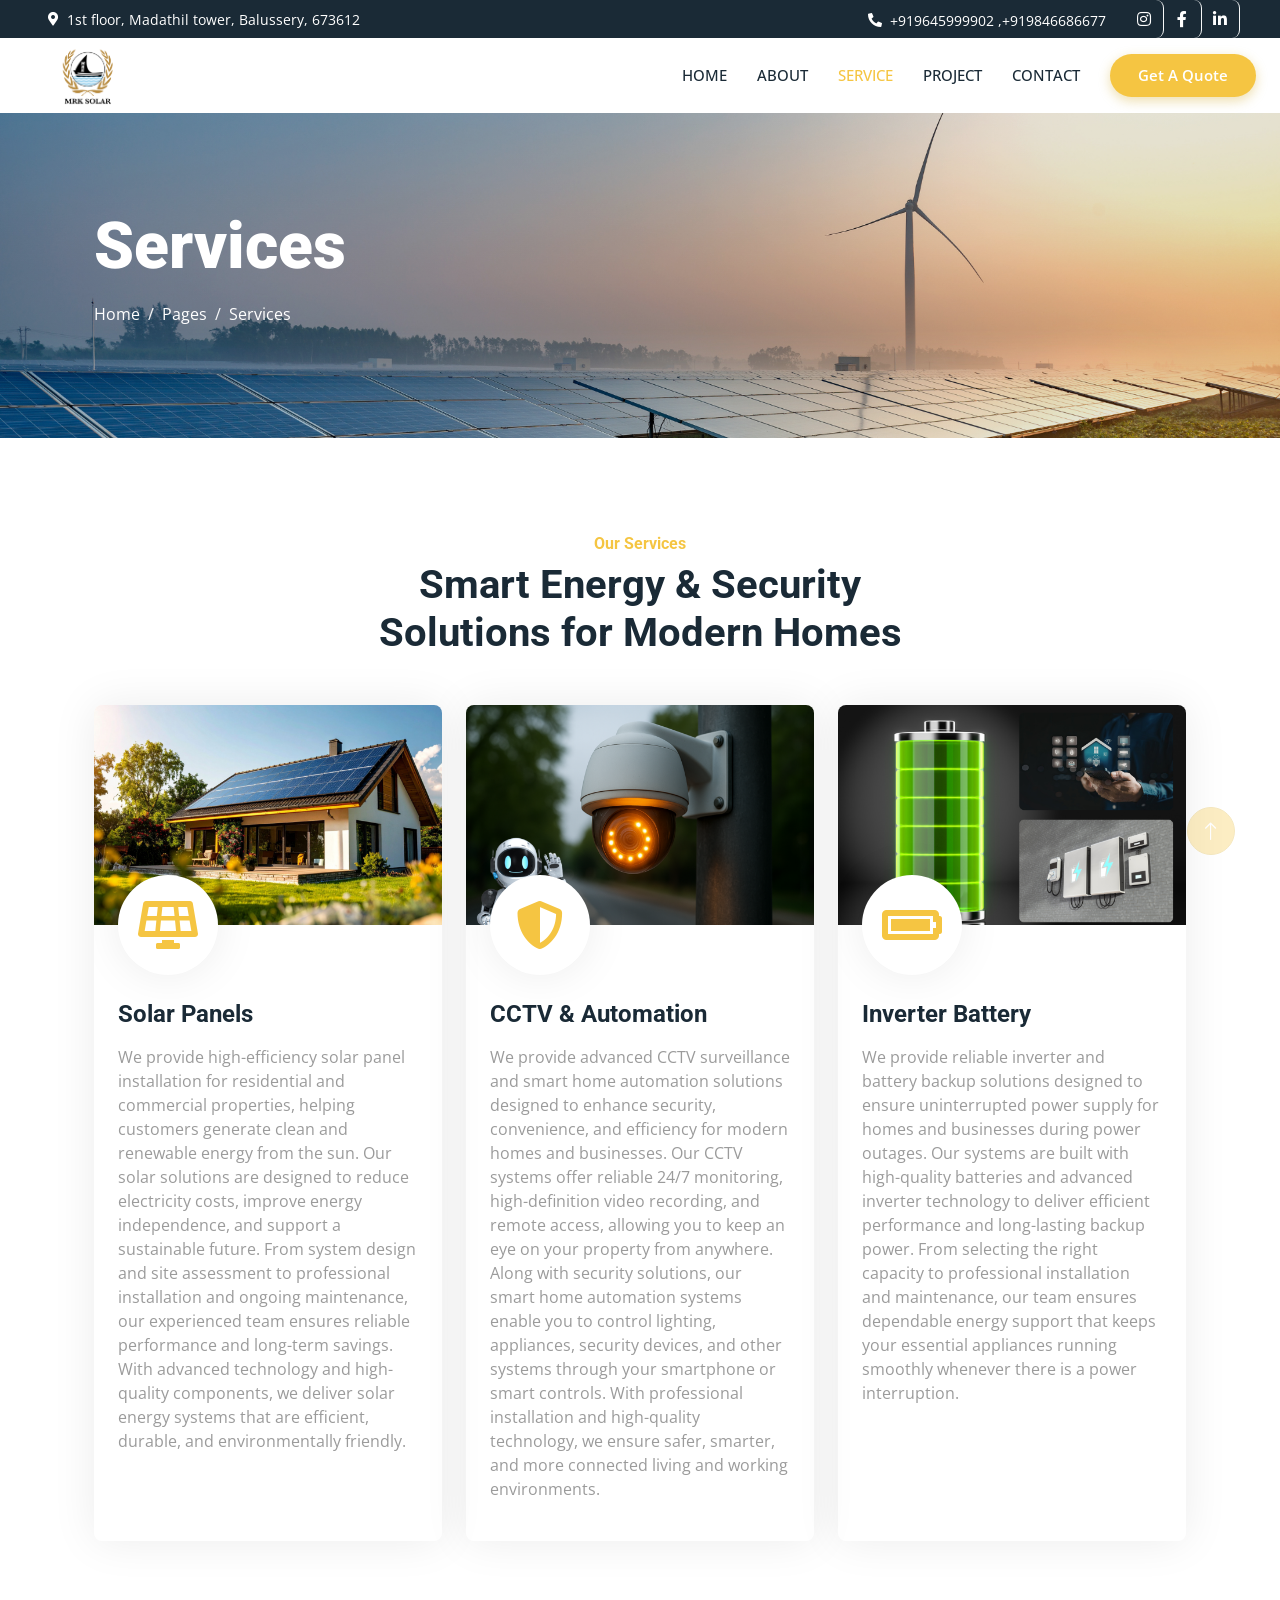
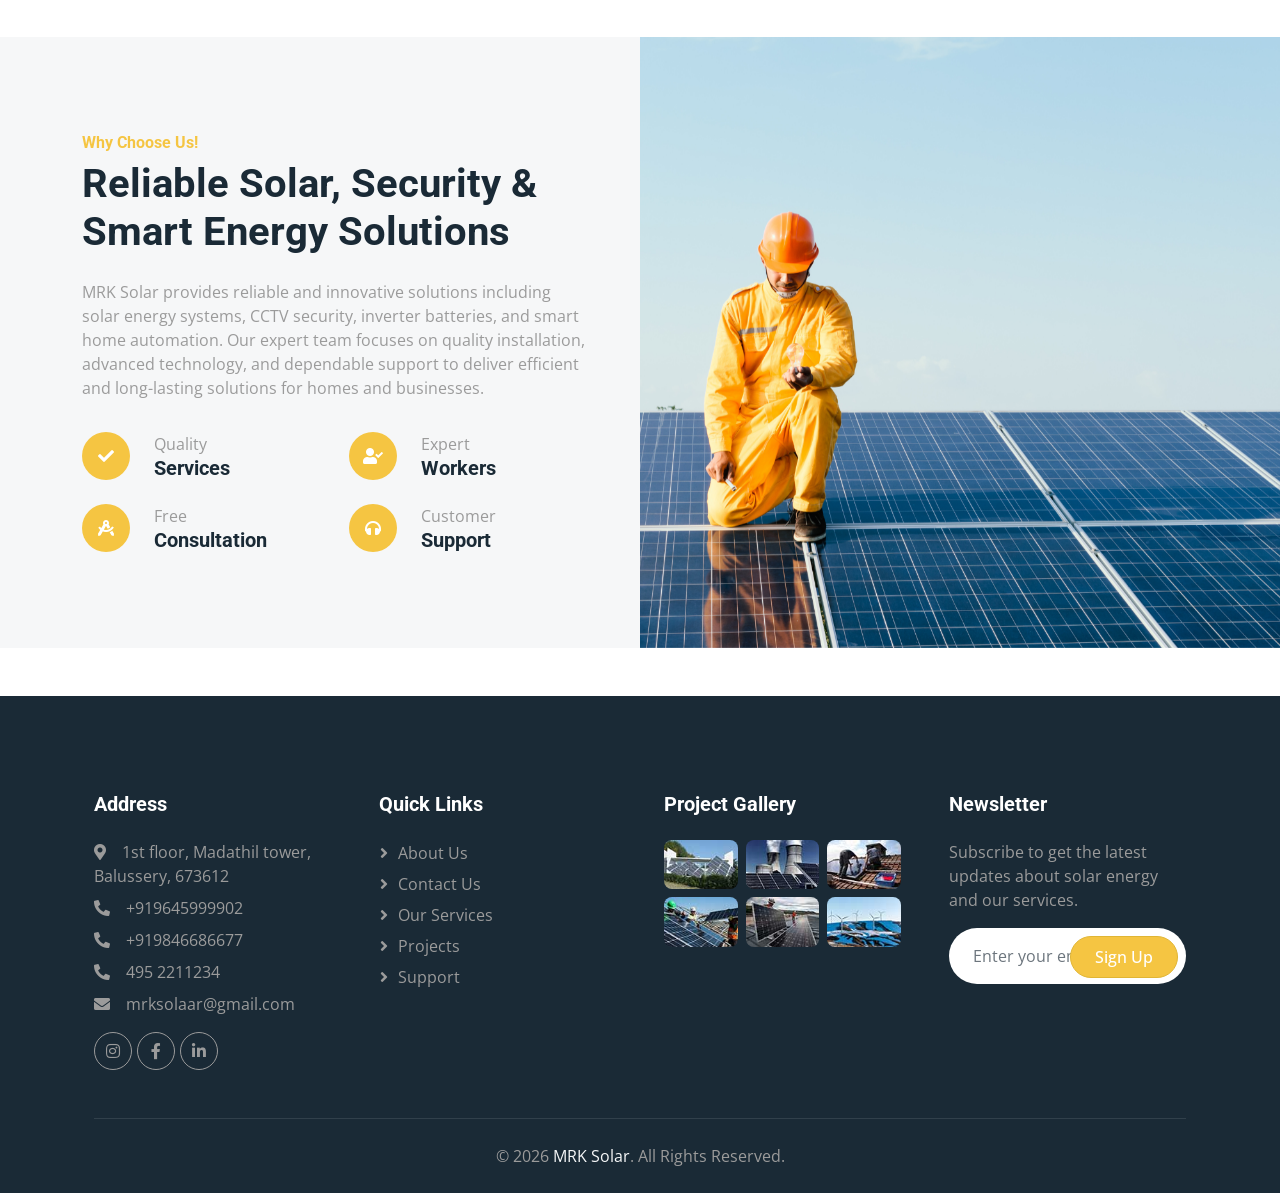
<file: service.html>
<!doctype html>
<html lang="en">
  <head>
    <meta charset="utf-8" />
    <title>MRK Solar</title>
    <meta content="width=device-width, initial-scale=1.0" name="viewport" />
    <meta content="" name="keywords" />
    <meta content="" name="description" />

    <!-- Favicon -->
    <link href="img/logo/MRKfavicon.png" rel="icon" />

    <!-- Google Web Fonts -->
    <link rel="preconnect" href="https://fonts.googleapis.com" />
    <link rel="preconnect" href="https://fonts.gstatic.com" crossorigin />
    <link
      href="https://fonts.googleapis.com/css2?family=Open+Sans:wght@400;500&family=Roboto:wght@500;700;900&display=swap"
      rel="stylesheet"
    />

    <link href="https://cdn.jsdelivr.net/npm/bootstrap@5.3.2/dist/css/bootstrap.min.css" rel="stylesheet">
<link rel="stylesheet" href="https://cdnjs.cloudflare.com/ajax/libs/font-awesome/6.5.0/css/all.min.css">


    <!-- Icon Font Stylesheet -->
    <link
      href="https://cdnjs.cloudflare.com/ajax/libs/font-awesome/5.10.0/css/all.min.css"
      rel="stylesheet"
    />
    <link
      href="https://cdn.jsdelivr.net/npm/bootstrap-icons@1.4.1/font/bootstrap-icons.css"
      rel="stylesheet"
    />

    <!-- Libraries Stylesheet -->
    <link href="lib/animate/animate.min.css" rel="stylesheet" />
    <link href="lib/owlcarousel/assets/owl.carousel.min.css" rel="stylesheet" />
    <link href="lib/lightbox/css/lightbox.min.css" rel="stylesheet" />

    <!-- Customized Bootstrap Stylesheet -->
    <link href="css/bootstrap.min.css" rel="stylesheet" />

    <!-- Template Stylesheet -->
    <link href="css/style.css" rel="stylesheet" />
  </head>

  <body>
    <!-- Spinner Start -->
    <div
      id="spinner"
      class="show bg-white position-fixed translate-middle w-100 vh-100 top-50 start-50 d-flex align-items-center justify-content-center"
    >
      <div
        class="spinner-border text-primary"
        style="width: 3rem; height: 3rem"
        role="status"
      >
        <span class="sr-only">Loading...</span>
      </div>
    </div>
    <!-- Spinner End -->

    <!-- Topbar Start -->
    <div class="container-fluid topbar-blue p-0">
      <div class="row gx-0 d-none d-lg-flex">
        <div class="col-lg-7 px-5 text-start">
          <div class="h-100 d-inline-flex align-items-center me-4">
            <small class="fa fa-map-marker-alt me-2"></small>
            <small>1st floor, Madathil tower, Balussery, 673612</small>
          </div>
        </div>

        <div class="col-lg-5 px-5 text-end">
          <div class="h-100 d-inline-flex align-items-center me-4">
            <small class="fa fa-phone-alt me-2"></small>
            <small>+919645999902 ,+919846686677</small>
          </div>

          <div class="h-100 d-inline-flex align-items-center mx-n2">
            <a
              class="btn btn-square btn-link border-0 border-end border-light"
              href="#"
              ><i class="fab fa-instagram"></i
            ></a>
            <a
              class="btn btn-square btn-link border-0 border-end border-light"
              href="#"
              ><i class="fab fa-facebook-f"></i
            ></a>
            <a
              class="btn btn-square btn-link border-0 border-end border-light"
              href="#"
              ><i class="fab fa-linkedin-in"></i
            ></a>
          </div>
        </div>
      </div>
    </div>
    <!-- Topbar End -->

    <!-- Navbar Start -->
    <nav class="navbar navbar-expand-lg bg-white navbar-light sticky-top p-0">
      <a
        href="index.html"
        class="navbar-brand d-flex align-items-center px-4 px-lg-5"
      >
        <img
          src="/img/logo/MRK SOLAR logo t-01.png"
          alt="MRK Solar Logo"
          style="height: 80px"
        />
      </a>
      <button
        type="button"
        class="navbar-toggler me-4"
        data-bs-toggle="collapse"
        data-bs-target="#navbarCollapse"
      >
        <span class="navbar-toggler-icon"></span>
      </button>
      <div class="collapse navbar-collapse" id="navbarCollapse">
        <div class="navbar-nav ms-auto p-4 p-lg-0">
          <a href="index.html" class="nav-item nav-link ">Home</a>
          <a href="about.html" class="nav-item nav-link">About</a>
          <a href="service.html" class="nav-item nav-link active">Service</a>
          <a href="project.html" class="nav-item nav-link">Project</a>
          <a href="contact.html" class="nav-item nav-link">Contact</a>
        </div>
        <button class="gold-btn me-4" data-bs-toggle="modal" data-bs-target="#quoteModal">
Get A Quote
</button>
      </div>
    </nav>
    <!-- Navbar End -->

        <!-- Modal Start -->
<div class="modal fade" id="quoteModal" tabindex="-1">
  <div class="modal-dialog modal-dialog-centered">
    <div class="modal-content glass-modal text-center">

      <button class="close-btn" data-bs-dismiss="modal">&times;</button>

      <h3 class="mb-3">Contact MRK Solar</h3>

      <p class="mb-4">
        Need information about Solar Panels, CCTV, Home Automation,
        or Inverter Battery services? Connect with us instantly.
      </p>

      <div class="contact-buttons">

        <a href="https://wa.me/919645999902?text=Hello%20MRK%20Solar,%20can%20I%20get%20more%20information%20about%20your%20Solar%20Panels,%20CCTV,%20Home%20Automation,%20and%20Inverter%20Battery%20services."
        class="whatsapp-btn" target="_blank">
        <i class="fab fa-whatsapp"></i> WhatsApp
        </a>

        <a href="tel:+919645999902" class="call-btn">
        <i class="fa fa-phone"></i> Call Now
        </a>

      </div>

    </div>
  </div>
</div>
    <!-- Modal End -->


    <!-- Page Header Start -->
    <div class="container-fluid page-header py-5 mb-5">
        <div class="container py-5">
            <h1 class="display-3 text-white mb-3 animated slideInDown">Services</h1>
            <nav aria-label="breadcrumb animated slideInDown">
                <ol class="breadcrumb">
                    <li class="breadcrumb-item"><a class="text-white" href="#">Home</a></li>
                    <li class="breadcrumb-item"><a class="text-white" href="#">Pages</a></li>
                    <li class="breadcrumb-item text-white active" aria-current="page">Services</li>
                </ol>
            </nav>
        </div>
    </div>
    <!-- Page Header End -->


     <!-- Service Start -->
    <div class="container-xxl py-5">
      <div class="container">
        <div
          class="text-center mx-auto mb-5 wow fadeInUp"
          data-wow-delay="0.1s"
          style="max-width: 600px"
        >
          <h6 class="text-primary">Our Services</h6>
<h1 class="mb-4">Smart Energy & Security Solutions for Modern Homes</h1>
        </div>
        <div class="row g-4">
          <div class="col-md-6 col-lg-4 wow fadeInUp" data-wow-delay="0.1s">
            <div class="service-item rounded overflow-hidden">
              <img class="img-fluid" src="img/service1.png" alt="" />
              <div class="position-relative p-4 pt-0">
                <div class="service-icon">
                  <i class="fa fa-solar-panel fa-3x"></i>
                </div>
                <h4 class="mb-3">Solar Panels</h4>
<p>
We provide high-efficiency solar panel installation for residential and
commercial properties, helping customers generate clean and renewable
energy from the sun. Our solar solutions are designed to reduce
electricity costs, improve energy independence, and support a
sustainable future. From system design and site assessment to
professional installation and ongoing maintenance, our experienced
team ensures reliable performance and long-term savings. With advanced
technology and high-quality components, we deliver solar energy systems
that are efficient, durable, and environmentally friendly.
</p>
                
              </div>
            </div>
          </div>
          <div class="col-md-6 col-lg-4 wow fadeInUp" data-wow-delay="0.3s">
            <div class="service-item rounded overflow-hidden">
              <img class="img-fluid" src="img/service2.png" alt="" />
              <div class="position-relative p-4 pt-0">
                <div class="service-icon">
                  <i class="fa fa-shield-alt fa-3x"></i>
                </div>
               <h4 class="mb-3">CCTV & Automation</h4>
<p>
We provide advanced CCTV surveillance and smart home automation
solutions designed to enhance security, convenience, and efficiency
for modern homes and businesses. Our CCTV systems offer reliable
24/7 monitoring, high-definition video recording, and remote access,
allowing you to keep an eye on your property from anywhere. Along with
security solutions, our smart home automation systems enable you to
control lighting, appliances, security devices, and other systems
through your smartphone or smart controls. With professional
installation and high-quality technology, we ensure safer, smarter,
and more connected living and working environments.
</p>
                
              </div>
            </div>
          </div>
          
          <div class="col-md-6 col-lg-4 wow fadeInUp" data-wow-delay="0.5s">
            <div class="service-item rounded overflow-hidden">
              <img class="img-fluid" src="img/service3.png" alt="" />
              <div class="position-relative p-4 pt-0">
                <div class="service-icon">
                  <i class="fa fa-battery-full fa-3x"></i>
                </div>
                <h4 class="mb-3">Inverter Battery</h4>
<p>
We provide reliable inverter and battery backup solutions designed to
ensure uninterrupted power supply for homes and businesses during power
outages. Our systems are built with high-quality batteries and advanced
inverter technology to deliver efficient performance and long-lasting
backup power. From selecting the right capacity to professional
installation and maintenance, our team ensures dependable energy
support that keeps your essential appliances running smoothly whenever
there is a power interruption.
</p>
                
              </div>
            </div>
          </div>
        </div>
      </div>
    </div>
    <!-- Service End -->


    <!-- Feature Start -->
    <div class="container-fluid bg-light overflow-hidden my-5 px-lg-0">
      <div class="container feature px-lg-0">
        <div class="row g-0 mx-lg-0">
          <div
            class="col-lg-6 feature-text py-5 wow fadeIn"
            data-wow-delay="0.1s"
          >
            <div class="p-lg-5 ps-lg-0">
              <h6 class="text-primary">Why Choose Us!</h6>
<h1 class="mb-4">
Reliable Solar, Security & Smart Energy Solutions
</h1>
<p class="mb-4 pb-2">
MRK Solar provides reliable and innovative solutions including solar
energy systems, CCTV security, inverter batteries, and smart home
automation. Our expert team focuses on quality installation, advanced
technology, and dependable support to deliver efficient and
long-lasting solutions for homes and businesses.
</p>
              <div class="row g-4">
                <div class="col-6">
                  <div class="d-flex align-items-center">
                    <div class="btn-lg-square bg-primary rounded-circle">
                      <i class="fa fa-check text-white"></i>
                    </div>
                    <div class="ms-4">
                      <p class="mb-0">Quality</p>
                      <h5 class="mb-0">Services</h5>
                    </div>
                  </div>
                </div>
                <div class="col-6">
                  <div class="d-flex align-items-center">
                    <div class="btn-lg-square bg-primary rounded-circle">
                      <i class="fa fa-user-check text-white"></i>
                    </div>
                    <div class="ms-4">
                      <p class="mb-0">Expert</p>
                      <h5 class="mb-0">Workers</h5>
                    </div>
                  </div>
                </div>
                <div class="col-6">
                  <div class="d-flex align-items-center">
                    <div class="btn-lg-square bg-primary rounded-circle">
                      <i class="fa fa-drafting-compass text-white"></i>
                    </div>
                    <div class="ms-4">
                      <p class="mb-0">Free</p>
                      <h5 class="mb-0">Consultation</h5>
                    </div>
                  </div>
                </div>
                <div class="col-6">
                  <div class="d-flex align-items-center">
                    <div class="btn-lg-square bg-primary rounded-circle">
                      <i class="fa fa-headphones text-white"></i>
                    </div>
                    <div class="ms-4">
                      <p class="mb-0">Customer</p>
                      <h5 class="mb-0">Support</h5>
                    </div>
                  </div>
                </div>
              </div>
            </div>
          </div>
          <div
            class="col-lg-6 pe-lg-0 wow fadeIn"
            data-wow-delay="0.5s"
            style="min-height: 400px"
          >
            <div class="position-relative h-100">
              <img
                class="position-absolute img-fluid w-100 h-100"
                src="img/2.png"
                style="object-fit: cover"
                alt=""
              />
            </div>
          </div>
        </div>
      </div>
    </div>
    <!-- Feature End -->


   
        

    <!-- Footer Start -->
    <div
      class="container-fluid bg-dark text-body footer mt-5 pt-5 wow fadeIn"
      data-wow-delay="0.1s"
    >
      <div class="container py-5">
        <div class="row g-5">
          <div class="col-lg-3 col-md-6">
            <h5 class="text-white mb-4">Address</h5>
            <p class="mb-2">
              <i class="fa fa-map-marker-alt me-3"></i>1st floor, Madathil
              tower, Balussery, 673612
            </p>
            <p class="mb-2">
              <i class="fa fa-phone-alt me-3"></i>+919645999902
            </p>
            <p class="mb-2">
              <i class="fa fa-phone-alt me-3"></i>+919846686677
            </p>
            <p class="mb-2"><i class="fa fa-phone-alt me-3"></i>495 2211234</p>
            <p class="mb-2">
              <i class="fa fa-envelope me-3"></i>mrksolaar@gmail.com
            </p>
            <div class="d-flex pt-2">
              <a class="btn btn-square btn-outline-light btn-social" href=""
                ><i class="fab fa-instagram"></i
              ></a>
              <a class="btn btn-square btn-outline-light btn-social" href=""
                ><i class="fab fa-facebook-f"></i
              ></a>

              <a class="btn btn-square btn-outline-light btn-social" href=""
                ><i class="fab fa-linkedin-in"></i
              ></a>
            </div>
          </div>
          <div class="col-lg-3 col-md-6">
            <h5 class="text-white mb-4">Quick Links</h5>
            <a class="btn btn-link" href="">About Us</a>
            <a class="btn btn-link" href="">Contact Us</a>
            <a class="btn btn-link" href="">Our Services</a>
            <a class="btn btn-link" href="">Projects</a>
            <a class="btn btn-link" href="">Support</a>
          </div>
          <div class="col-lg-3 col-md-6">
            <h5 class="text-white mb-4">Project Gallery</h5>
            <div class="row g-2">
              <div class="col-4">
                <img class="img-fluid rounded" src="img/gallery-1.jpg" alt="" />
              </div>
              <div class="col-4">
                <img class="img-fluid rounded" src="img/gallery-2.jpg" alt="" />
              </div>
              <div class="col-4">
                <img class="img-fluid rounded" src="img/gallery-3.jpg" alt="" />
              </div>
              <div class="col-4">
                <img class="img-fluid rounded" src="img/gallery-4.jpg" alt="" />
              </div>
              <div class="col-4">
                <img class="img-fluid rounded" src="img/gallery-5.jpg" alt="" />
              </div>
              <div class="col-4">
                <img class="img-fluid rounded" src="img/gallery-6.jpg" alt="" />
              </div>
            </div>
          </div>
          <div class="col-lg-3 col-md-6">
            <h5 class="text-white mb-4">Newsletter</h5>
            <p>
              Subscribe to get the latest updates about solar energy and our
              services.
            </p>
            <div class="position-relative mx-auto" style="max-width: 400px">
              <input
                class="form-control border-0 w-100 py-3 ps-4 pe-5 rounded-pill"
                type="email"
                placeholder="Enter your email"
              />

              <button
                type="button"
                class="btn btn-primary py-2 px-4 position-absolute top-0 end-0 mt-2 me-2 rounded-pill"
              >
                Sign Up
              </button>
            </div>
          </div>
        </div>
      </div>
      <div class="container">
        <div class="copyright">
          <div class="row justify-content-center">
            <div class="col-md-6 text-center">
              &copy; 2026 <a href="#">MRK Solar</a>. All Rights Reserved.
            </div>
          </div>
        </div>
      </div>
    </div>
    <!-- Footer End -->


    <!-- Back to Top -->
    <a href="#" class="btn btn-lg btn-primary btn-lg-square rounded-circle back-to-top"><i class="bi bi-arrow-up"></i></a>


    <!-- JavaScript Libraries -->
    <script src="https://code.jquery.com/jquery-3.4.1.min.js"></script>
    <script src="https://cdn.jsdelivr.net/npm/bootstrap@5.0.0/dist/js/bootstrap.bundle.min.js"></script>
    <script src="lib/wow/wow.min.js"></script>
    <script src="lib/easing/easing.min.js"></script>
    <script src="lib/waypoints/waypoints.min.js"></script>
    <script src="lib/counterup/counterup.min.js"></script>
    <script src="lib/owlcarousel/owl.carousel.min.js"></script>
    <script src="lib/isotope/isotope.pkgd.min.js"></script>
    <script src="lib/lightbox/js/lightbox.min.js"></script>

    <!-- Template Javascript -->
    <script src="js/main.js"></script>
</body>

</html>
</file>
<file: css/style.css>
/********** Template CSS **********/
:root {
    --primary: #F5C542;
    --light: #F6F7F8;
    --dark: #1A2A36;
}

.fw-medium {
    font-weight: 500 !important;
}

.fw-bold {
    font-weight: 700 !important;
}

.fw-black {
    font-weight: 900 !important;
}

.back-to-top {
    position: fixed;
    display: none;
    right: 45px;
    bottom: 45px;
    z-index: 99;
}


/*** Spinner ***/
#spinner {
    opacity: 0;
    visibility: hidden;
    transition: opacity .5s ease-out, visibility 0s linear .5s;
    z-index: 99999;
}

#spinner.show {
    transition: opacity .5s ease-out, visibility 0s linear 0s;
    visibility: visible;
    opacity: 1;
}


/*** Button ***/
.btn {
    font-weight: 500;
    transition: .5s;
}

.btn.btn-primary,
.btn.btn-outline-primary:hover {
    color: #FFFFFF;
}

.btn-square {
    width: 38px;
    height: 38px;
}

.btn-sm-square {
    width: 32px;
    height: 32px;
}

.btn-lg-square {
    width: 48px;
    height: 48px;
}

.gold-btn {
    /* background: linear-gradient(135deg, #d4af37, #f5d76e); */
    background:#F5C542 ;
    color: #ffffff;
    border: none;
    padding: 10px 28px;
    font-size: 15px;
    font-weight: 600;
    border-radius: 50px; /* Fully rounded */
    cursor: pointer;
    transition: all 0.3s ease;
    box-shadow: 0 4px 12px rgba(212, 175, 55, 0.4);
    
}

/* .gold-btn:hover {
    background: linear-gradient(135deg, #b8962e, #d4af37);
    transform: translateY(-2px);
    box-shadow: 0 6px 18px rgba(212, 175, 55, 0.6);
} */
 .gold-btn:hover {
    background: #D4A017;
    transform: translateY(-2px);
    /* box-shadow: 0 6px 18px rgba(213, 181, 75, 0.652); */
}


.gold-btn:active {
    transform: scale(0.98);
}

.btn-square,
.btn-sm-square,
.btn-lg-square {
    padding: 0;
    display: flex;
    align-items: center;
    justify-content: center;
    font-weight: normal;
}

.topbar-blue{
    background-color:#1A2A36; 
    color:#fff;
}

.topbar-blue small,
.topbar-blue i,
.topbar-blue a{
    color:#fff !important;
}

.topbar-blue a:hover{
    color:#ffd700 !important; /* optional hover gold */
}


/*** Navbar ***/
.navbar.sticky-top {
    top: -100px;
    transition: .5s;
}

.navbar .navbar-brand,
.navbar a.btn {
    height: 75px;
}

.navbar .navbar-nav .nav-link {
    margin-right: 30px;
    padding: 25px 0;
    color: var(--dark);
    font-size: 15px;
    font-weight: 500;
    text-transform: uppercase;
    outline: none;
}

.navbar .navbar-nav .nav-link:hover,
.navbar .navbar-nav .nav-link.active {
    color: var(--primary);
}

.navbar .dropdown-toggle::after {
    border: none;
    content: "\f107";
    font-family: "Font Awesome 5 Free";
    font-weight: 900;
    vertical-align: middle;
    margin-left: 8px;
}

@media (max-width: 991.98px) {
    .navbar .navbar-nav .nav-link  {
        margin-right: 0;
        padding: 10px 0;
    }

    .navbar .navbar-nav {
        border-top: 1px solid #EEEEEE;
    }
}

@media (min-width: 992px) {
    .navbar .nav-item .dropdown-menu {
        display: block;
        border: none;
        margin-top: 0;
        top: 150%;
        opacity: 0;
        visibility: hidden;
        transition: .5s;
    }

    .navbar .nav-item:hover .dropdown-menu {
        top: 100%;
        visibility: visible;
        transition: .5s;
        opacity: 1;
    }
}


.glass-modal{
    background: rgba(255, 244, 244, 0.389);
    backdrop-filter: blur(15px);
    border-radius: 20px;
    padding: 40px;
    border: 1px solid rgba(255, 255, 255, 0.017);
    box-shadow: 0 10px 40px rgba(0,0,0,0.3);
    animation: popup 0.4s ease;
    color: #fff;
}

@keyframes popup{
    from{
        transform: scale(0.8);
        opacity:0;
    }
    to{
        transform: scale(1);
        opacity:1;
    }
}

.close-btn{
    position:absolute;
    right:20px;
    top:15px;
    border:none;
    font-size:28px;
    background:none;
}

.contact-buttons{
    display:flex;
    gap:15px;
    justify-content:center;
}

.whatsapp-btn{
    background:#25D366;
    color:white;
    padding:12px 25px;
    border-radius:50px;
    text-decoration:none;
    font-weight:600;
}

.call-btn{
    background:#f4b400;
    color:white;
    padding:12px 25px;
    border-radius:50px;
    text-decoration:none;
    font-weight:600;
}

.whatsapp-btn:hover{
    background:#1ebe5d;
}

.call-btn:hover{
    background:#d89d00;
}


/*** Header ***/
.owl-carousel-inner {
    position: absolute;
    width: 100%;
    height: 100%;
    top: 0;
    left: 0;
    display: flex;
    align-items: center;
    background: rgba(0, 0, 0, .1);
}

@media (max-width: 768px) {
    .header-carousel .owl-carousel-item {
        position: relative;
        min-height: 500px;
    }

    .header-carousel .owl-carousel-item img {
        position: absolute;
        width: 100%;
        height: 100%;
        object-fit: cover;
    }

    .header-carousel .owl-carousel-item p {
        font-size: 16px !important;
    }
}

.header-carousel .owl-dots {
    position: absolute;
    width: 60px;
    height: 100%;
    top: 0;
    right: 30px;
    display: flex;
    flex-direction: column;
    align-items: center;
    justify-content: center;
}

.header-carousel .owl-dots .owl-dot {
    position: relative;
    width: 45px;
    height: 45px;
    margin: 5px 0;
    background: #FFFFFF;
    box-shadow: 0 0 30px rgba(255, 255, 255, .9);
    border-radius: 45px;
    transition: .5s;
}

.header-carousel .owl-dots .owl-dot.active {
    width: 60px;
    height: 60px;
}

.header-carousel .owl-dots .owl-dot img {
    position: absolute;
    width: 100%;
    height: 100%;
    object-fit: cover;
    padding: 2px;
    border-radius: 45px;
    transition: .5s;
}

.page-header {
    background: linear-gradient(rgba(0, 0, 0, .1), rgba(0, 0, 0, .1)), url(../img/banners//8.png) center center no-repeat;
    background-size: cover;
}

.breadcrumb-item + .breadcrumb-item::before {
    color: var(--light);
}


/*** About ***/
@media (min-width: 992px) {
    .container.about {
        max-width: 100% !important;
    }

    .about-text  {
        padding-right: calc(((100% - 960px) / 2) + .75rem);
    }
}

@media (min-width: 1200px) {
    .about-text  {
        padding-right: calc(((100% - 1140px) / 2) + .75rem);
    }
}

@media (min-width: 1400px) {
    .about-text  {
        padding-right: calc(((100% - 1320px) / 2) + .75rem);
    }
}


/*** Service ***/
.service-item {
    box-shadow: 0 0 45px rgba(0, 0, 0, .08);
     height:100%;
    display:flex;
    flex-direction:column;
}

.service-item img{
    height:220px;
    object-fit:cover;
}

.service-item .position-relative{
    flex:1;
    display:flex;
    flex-direction:column;
}

.service-item p{
    flex-grow:1;
}

.service-icon {
    position: relative;
    margin: -50px 0 25px 0;
    width: 100px;
    height: 100px;
    display: flex;
    align-items: center;
    justify-content: center;
    color: var(--primary);
    background: #FFFFFF;
    border-radius: 100px;
    box-shadow: 0 0 45px rgba(0, 0, 0, .08);
    transition: .5s;
}

.service-item:hover .service-icon {
    color: #FFFFFF;
    background: var(--primary);
}
.service-item a.small {
    color: var(--primary);
    text-decoration: none;
    transition: .3s;
}

.service-item a.small:hover {
    color: #D4A017;
}

.service-item a.small i{
    transition: .3s;
}

.service-item a.small:hover i{
    transform: translateX(5px);
}


/*** Feature ***/
@media (min-width: 992px) {
    .container.feature {
        max-width: 100% !important;
    }

    .feature-text  {
        padding-left: calc(((100% - 960px) / 2) + .75rem);
    }
}

@media (min-width: 1200px) {
    .feature-text  {
        padding-left: calc(((100% - 1140px) / 2) + .75rem);
    }
}

@media (min-width: 1400px) {
    .feature-text  {
        padding-left: calc(((100% - 1320px) / 2) + .75rem);
    }
}


/*** Project Portfolio ***/
#portfolio-flters li {
    display: inline-block;
    font-weight: 500;
    color: var(--dark);
    cursor: pointer;
    transition: .5s;
    border-bottom: 2px solid transparent;
}

#portfolio-flters li:hover,
#portfolio-flters li.active {
    color: var(--primary);
    border-color: var(--primary);
}

.portfolio-img {
    position: relative;
}

.portfolio-img::before,
.portfolio-img::after {
    position: absolute;
    content: "";
    width: 0;
    height: 100%;
    top: 0;
    background: var(--dark);
    transition: .5s;
}

.portfolio-img::before {
    left: 50%;
}

.portfolio-img::after {
    right: 50%;
}

.portfolio-item:hover .portfolio-img::before {
    width: 51%;
    left: 0;
}

.portfolio-item:hover .portfolio-img::after {
    width: 51%;
    right: 0;
}

.portfolio-btn {
    position: absolute;
    top: 0;
    left: 0;
    width: 100%;
    height: 100%;
    display: flex;
    align-items: center;
    justify-content: center;
    opacity: 0;
    z-index: 1;
    transition: .5s;
}

.portfolio-item:hover .portfolio-btn {
    opacity: 1;
    transition-delay: .3s;
}


/*** Quote ***/
@media (min-width: 992px) {
    .container.quote {
        max-width: 100% !important;
    }

    .quote-text  {
        padding-right: calc(((100% - 960px) / 2) + .75rem);
    }
}

@media (min-width: 1200px) {
    .quote-text  {
        padding-right: calc(((100% - 1140px) / 2) + .75rem);
    }
}

@media (min-width: 1400px) {
    .quote-text  {
        padding-right: calc(((100% - 1320px) / 2) + .75rem);
    }
}

.quote-text .form-control,
.quote-text .form-select{
    background:#fff;
    box-shadow:0 5px 15px rgba(0,0,0,0.05);
}

.quote-text textarea{
    resize:none;
}

.quote-text button{
    font-weight:600;
}


/*** Team ***/
.team-item {
    box-shadow: 0 0 45px rgba(0, 0, 0, .08);
}

.team-item img {
    border-radius: 8px 60px 0 0;
}

.team-item .team-social {
    display: flex;
    flex-direction: column;
    align-items: center;
    justify-content: flex-end;
    background: #FFFFFF;
    transition: .5s;
}


/*** Testimonial ***/
.testimonial-carousel::before {
    position: absolute;
    content: "";
    top: 0;
    left: 0;
    height: 100%;
    width: 0;
    background: linear-gradient(to right, rgba(255, 255, 255, 1) 0%, rgba(255, 255, 255, 0) 100%);
    z-index: 1;
}

.testimonial-carousel::after {
    position: absolute;
    content: "";
    top: 0;
    right: 0;
    height: 100%;
    width: 0;
    background: linear-gradient(to left, rgba(255, 255, 255, 1) 0%, rgba(255, 255, 255, 0) 100%);
    z-index: 1;
}

@media (min-width: 768px) {
    .testimonial-carousel::before,
    .testimonial-carousel::after {
        width: 200px;
    }
}

@media (min-width: 992px) {
    .testimonial-carousel::before,
    .testimonial-carousel::after {
        width: 300px;
    }
}

.testimonial-carousel .owl-nav {
    position: absolute;
    width: 350px;
    top: 20px;
    left: 50%;
    transform: translateX(-50%);
    display: flex;
    justify-content: space-between;
    opacity: 0;
    transition: .5s;
    z-index: 1;
}

.testimonial-carousel:hover .owl-nav {
    width: 300px;
    opacity: 1;
}

.testimonial-carousel .owl-nav .owl-prev,
.testimonial-carousel .owl-nav .owl-next {
    position: relative;
    color: var(--primary);
    font-size: 45px;
    transition: .5s;
}

.testimonial-carousel .owl-nav .owl-prev:hover,
.testimonial-carousel .owl-nav .owl-next:hover {
    color: var(--dark);
}

.testimonial-carousel .testimonial-img img {
    width: 100px;
    height: 100px;
}

.testimonial-carousel .testimonial-img .btn-square {
    position: absolute;
    bottom: -19px;
    left: 50%;
    transform: translateX(-50%);
}

.testimonial-carousel .owl-item .testimonial-text {
    margin-bottom: 30px;
    box-shadow: 0 0 45px rgba(0, 0, 0, .08);
    transform: scale(.8);
    transition: .5s;
}

.testimonial-carousel .owl-item.center .testimonial-text {
    transform: scale(1);
}


/*** Contact ***/
@media (min-width: 992px) {
    .container.contact {
        max-width: 100% !important;
    }

    .contact-text  {
        padding-left: calc(((100% - 960px) / 2) + .75rem);
    }
}

@media (min-width: 1200px) {
    .contact-text  {
        padding-left: calc(((100% - 1140px) / 2) + .75rem);
    }
}

@media (min-width: 1400px) {
    .contact-text  {
        padding-left: calc(((100% - 1320px) / 2) + .75rem);
    }
}


/*** Footer ***/
.footer .btn.btn-social {
    margin-right: 5px;
    color: #9B9B9B;
    border: 1px solid #9B9B9B;
    border-radius: 38px;
    transition: .3s;
}

.footer .btn.btn-social:hover {
    color: var(--primary);
    border-color: var(--light);
}

.footer .btn.btn-link {
    display: block;
    margin-bottom: 5px;
    padding: 0;
    text-align: left;
    color: #9B9B9B;
    font-weight: normal;
    text-transform: capitalize;
    transition: .3s;
}

.footer .btn.btn-link::before {
    position: relative;
    content: "\f105";
    font-family: "Font Awesome 5 Free";
    font-weight: 900;
    margin-right: 10px;
}

.footer .btn.btn-link:hover {
    color: #FFFFFF;
    letter-spacing: 1px;
    box-shadow: none;
}

.footer .copyright {
    padding: 25px 0;
    border-top: 1px solid rgba(256, 256, 256, .1);
}

.footer .copyright a {
    color: var(--light);
}

.footer .copyright a:hover {
    color: var(--primary);
}
</file>
